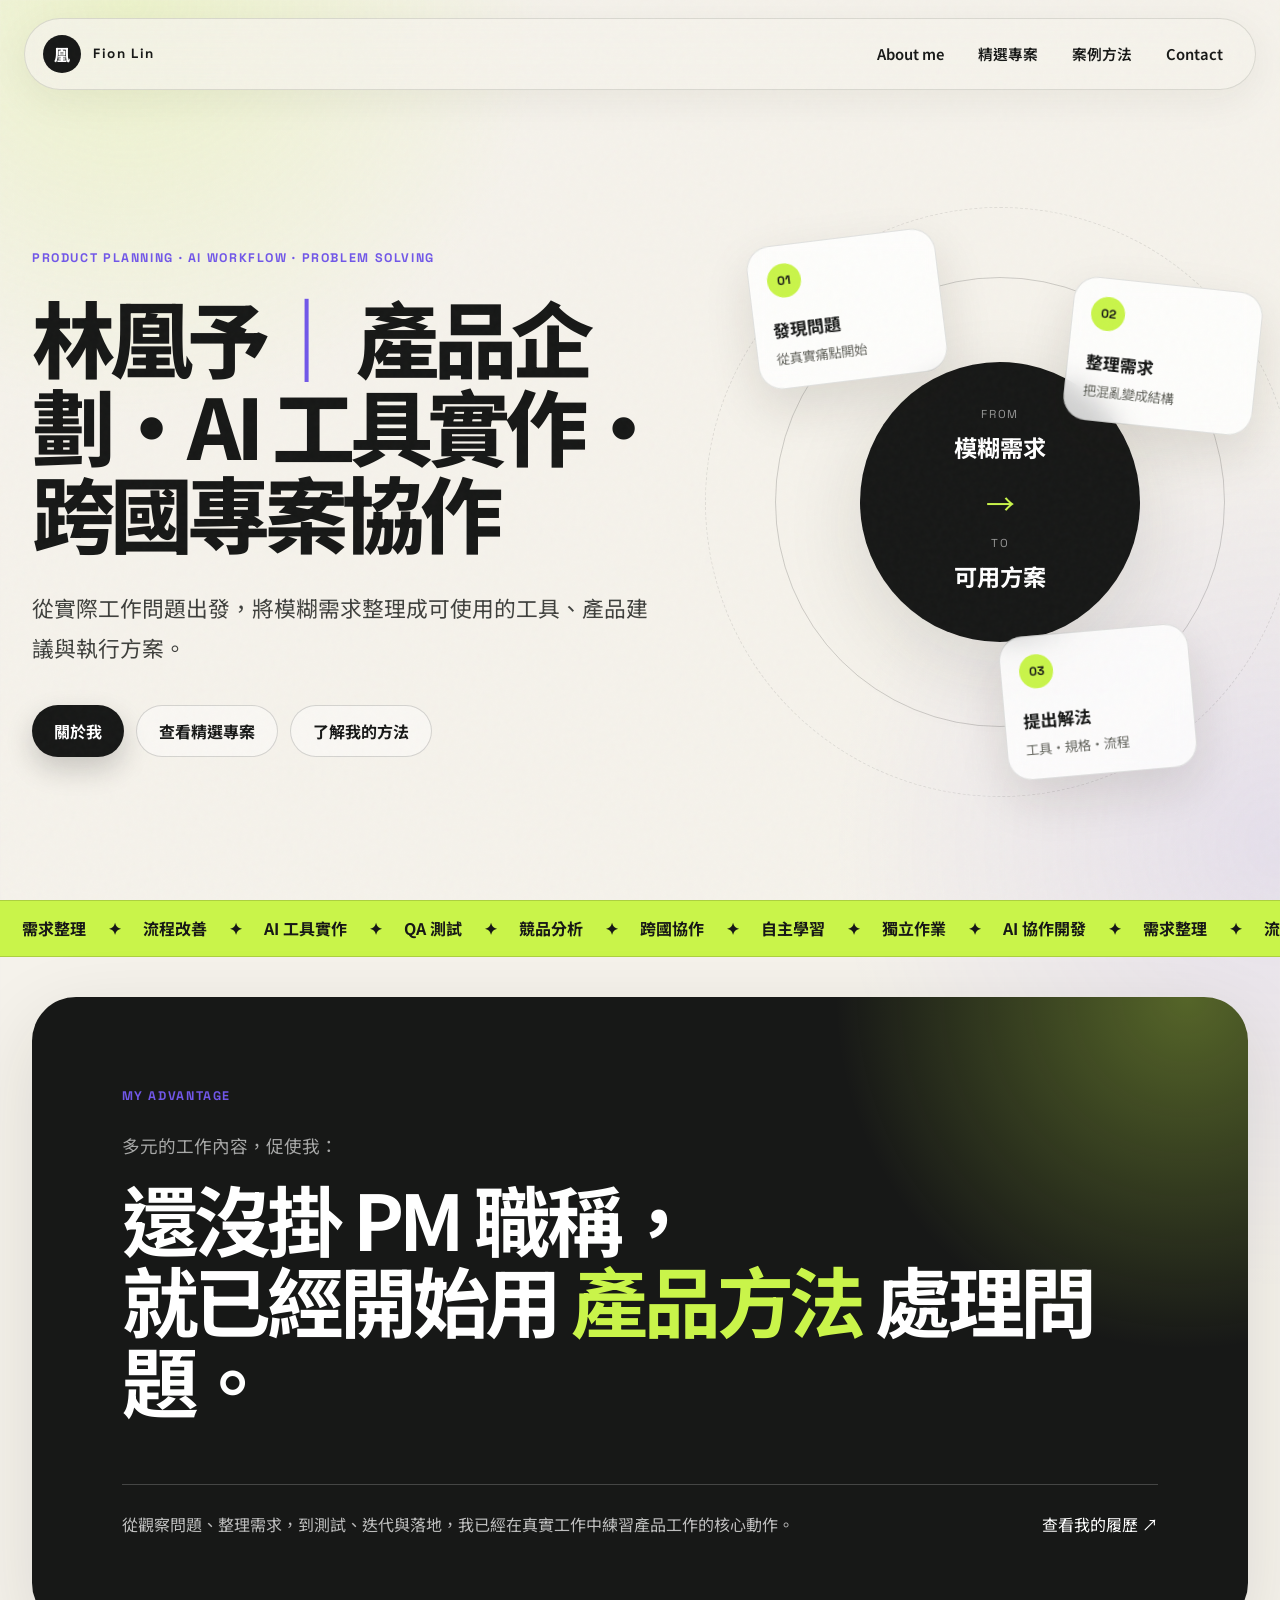
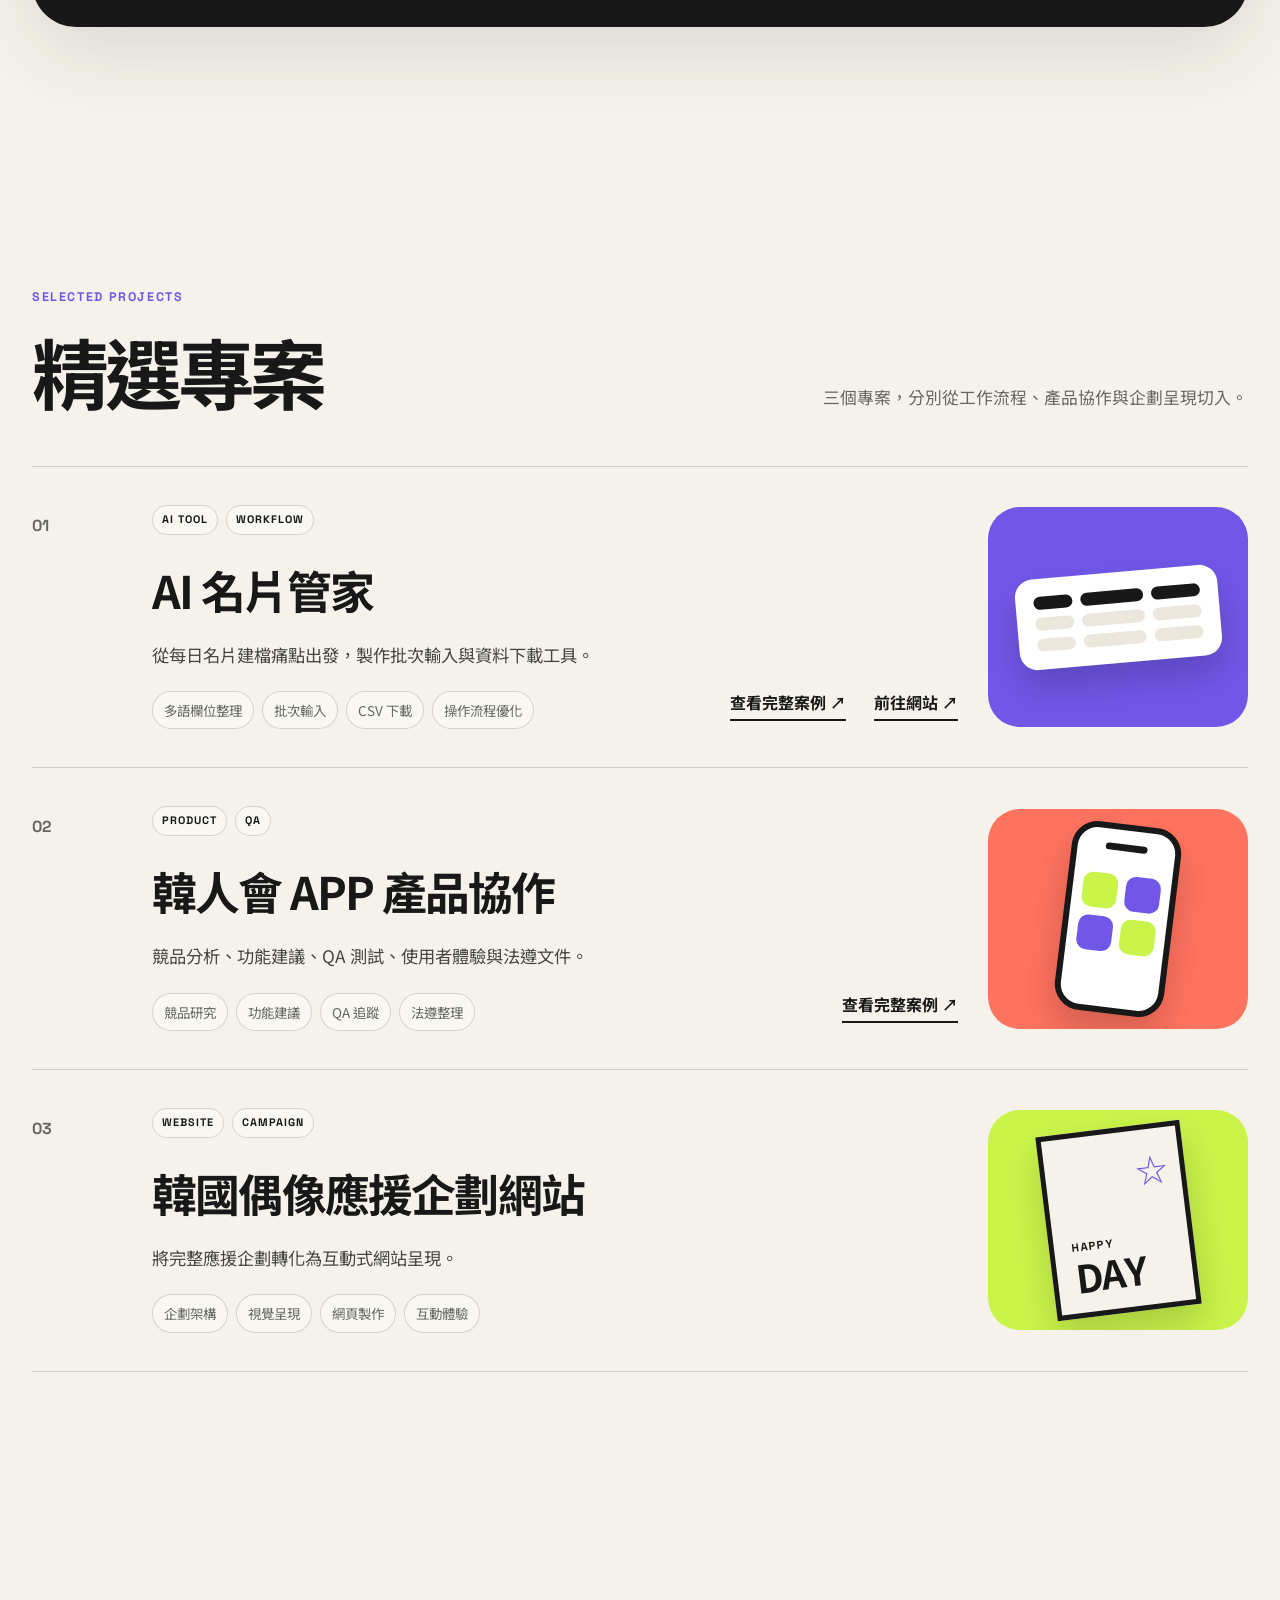
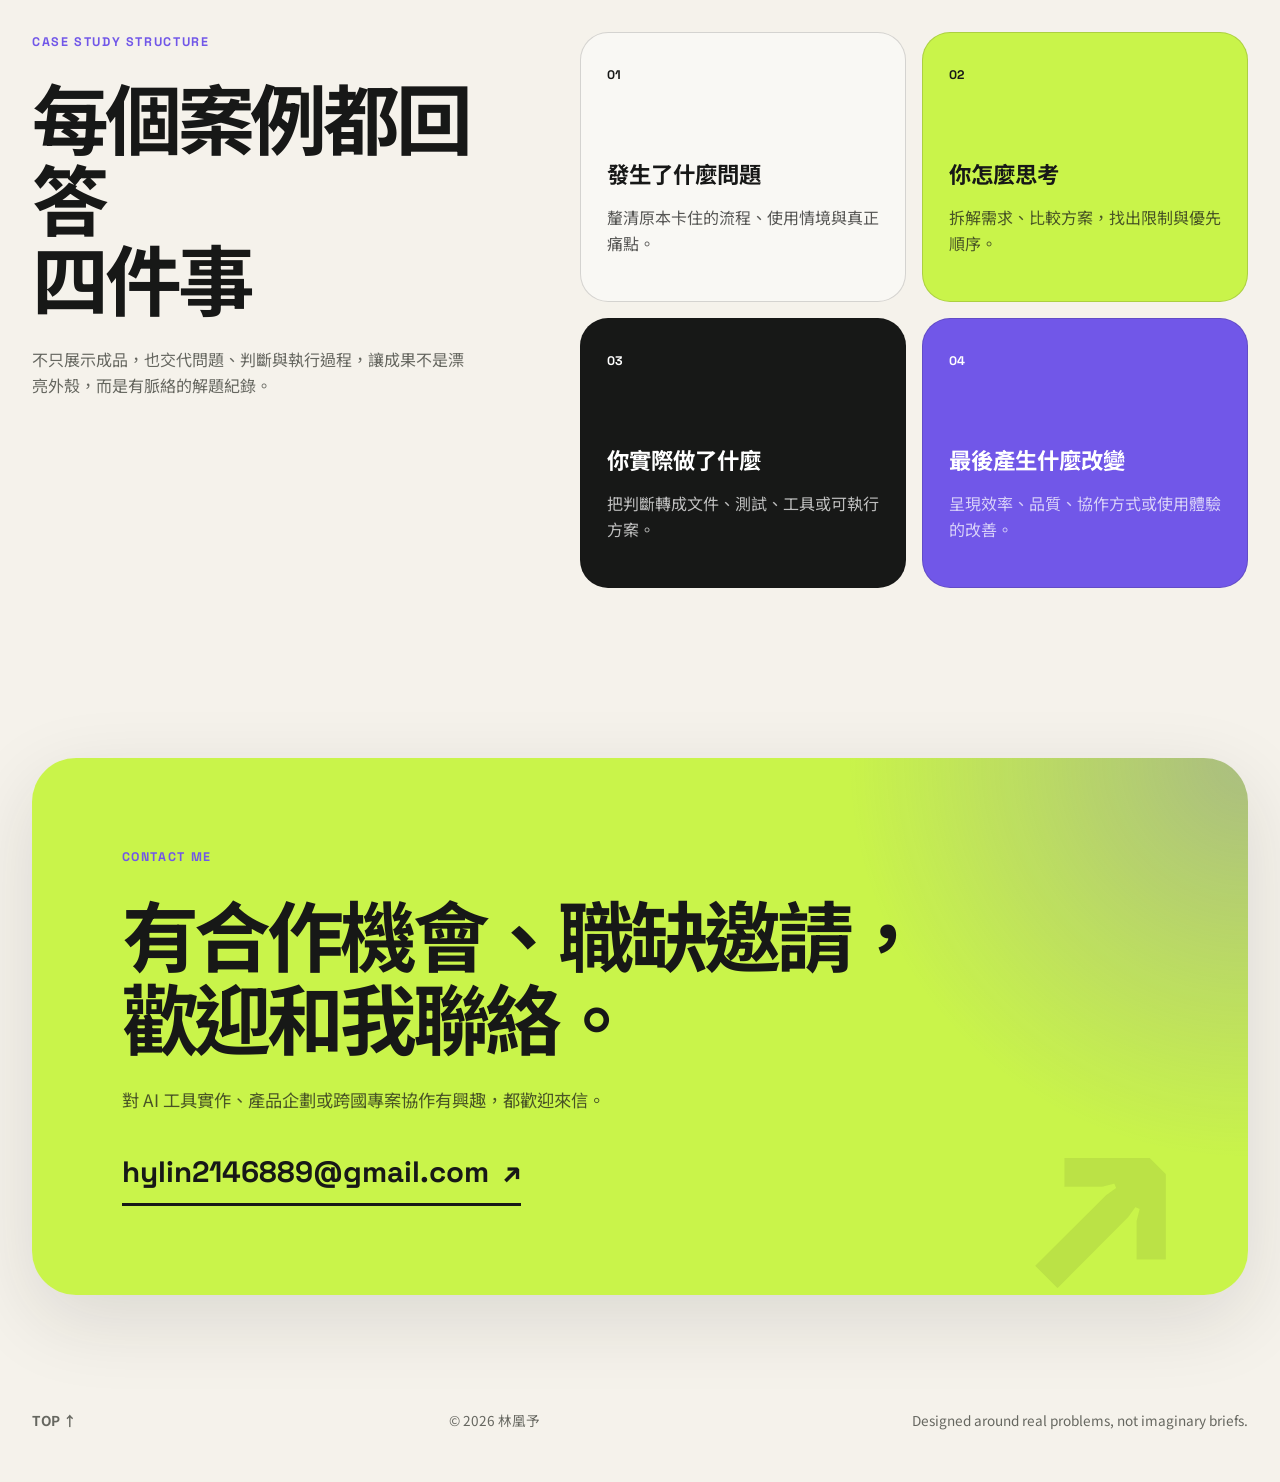
<file: index.html>
<!DOCTYPE html>
<html lang="zh-Hant">
<head>
  <meta charset="UTF-8" />
  <meta name="viewport" content="width=device-width, initial-scale=1.0" />
  <meta name="description" content="林凰予的產品企劃、AI 工具實作與跨國專案協作作品集。" />
  <title>林凰予｜產品企劃・AI 工具實作・跨國專案協作</title>
  <link rel="preconnect" href="https://fonts.googleapis.com">
  <link rel="preconnect" href="https://fonts.gstatic.com" crossorigin>
  <link href="https://fonts.googleapis.com/css2?family=Noto+Sans+TC:wght@400;500;600;700;800&family=Space+Grotesk:wght@500;600;700&display=swap" rel="stylesheet">
  <link rel="stylesheet" href="styles.css" />
</head>
<body>
  <div class="noise" aria-hidden="true"></div>

  <header class="site-header">
    <a class="brand" href="#top" aria-label="回到首頁">
      <span class="brand-mark">凰</span>
      <span class="brand-name">Fion Lin</span>
    </a>

    <button class="menu-toggle" type="button" aria-label="開啟導覽選單" aria-expanded="false">
      <span></span>
      <span></span>
    </button>

    <nav class="site-nav" aria-label="主要導覽">
      <a href="#introduce">About me</a>
      <a href="#projects">精選專案</a>
      <a href="#method">案例方法</a>
      <a href="#contact">Contact</a>
  
    </nav>
  </header>

  <main id="top">
    <section class="hero">
      <div class="hero-copy">
        <p class="eyebrow">PRODUCT PLANNING · AI WORKFLOW · PROBLEM SOLVING</p>

        <h1>
          林凰予<span class="slash">｜</span><br class="mobile-break">
          產品企劃・AI 工具實作・<br>
          跨國專案協作
        </h1>

        <p class="hero-lead">
          從實際工作問題出發，將模糊需求整理成可使用的工具、產品建議與執行方案。
        </p>

        <div class="hero-actions">
          <a class="button button-primary" href="#introduce">關於我</a>
          <a class="button button-ghost" href="#projects">查看精選專案</a>
          <a class="button button-ghost" href="#method">了解我的方法</a>
        </div>
      </div>

      <div class="hero-visual" aria-hidden="true">
        <div class="orbit orbit-one"></div>
        <div class="orbit orbit-two"></div>

        <div class="floating-card card-problem">
          <span class="card-index">01</span>
          <strong>發現問題</strong>
          <small>從真實痛點開始</small>
        </div>

        <div class="floating-card card-clarify">
          <span class="card-index">02</span>
          <strong>整理需求</strong>
          <small>把混亂變成結構</small>
        </div>

        <div class="floating-card card-build">
          <span class="card-index">03</span>
          <strong>提出解法</strong>
          <small>工具・規格・流程</small>
        </div>

        <div class="visual-core">
          <span>FROM</span>
          <b>模糊需求</b>
          <i>→</i>
          <span>TO</span>
          <b>可用方案</b>
        </div>
      </div>
    </section>

    <section class="marquee" aria-label="能力標籤">
      <div class="marquee-track">
        <span>需求整理</span><i>✦</i>
        <span>流程改善</span><i>✦</i>
        <span>AI 工具實作</span><i>✦</i>
        <span>QA 測試</span><i>✦</i>
        <span>競品分析</span><i>✦</i>
        <span>跨國協作</span><i>✦</i>
        <span>自主學習</span><i>✦</i>
        <span>獨立作業</span><i>✦</i>
        <span>AI 協作開發</span><i>✦</i>
        <span>需求整理</span><i>✦</i>
        <span>流程改善</span><i>✦</i>
        <span>AI 工具實作</span><i>✦</i>
        <span>QA 測試</span><i>✦</i>
        <span>競品分析</span><i>✦</i>
        <span>跨國協作</span><i>✦</i>
        <span>自主學習</span><i>✦</i>
        <span>獨立作業</span><i>✦</i>
        <span>AI 協作開發</span><i>✦</i>
      </div>
    </section>


    <section class="section strength-section" id="introduce">
      <div class="strength-card">
        <p class="eyebrow">MY ADVANTAGE</p>
        <p class="strength-kicker">多元的工作內容，促使我：</p>
        <h2>
          還沒掛 PM 職稱，<br>
          就已經開始用
          <span>產品方法</span>
          處理問題。
        </h2>

        <div class="strength-footer">
          <p>
            從觀察問題、整理需求，到測試、迭代與落地，我已經在真實工作中練習產品工作的核心動作。
          </p>

<a class="resume-link" href="resume.html">
  查看我的履歷 ↗
</a>
          
        </div>
      </div>
    </section>
  </main>

    
    <section class="section projects-section" id="projects">
      <div class="section-heading">
        <div>
          <p class="eyebrow">SELECTED PROJECTS</p>
          <h2>精選專案</h2>
        </div>
        <p class="section-intro">
          三個專案，分別從工作流程、產品協作與企劃呈現切入。
        </p>
      </div>
<div class="project-list">
  <article class="project-card">
    <div class="project-number">01</div>

    <div class="project-content">
      <div class="project-labels">
        <span>AI TOOL</span>
        <span>WORKFLOW</span>
      </div>

      <h3>AI 名片管家</h3>

      <p>
        從每日名片建檔痛點出發，製作批次輸入與資料下載工具。
      </p>

      <div class="project-details">
        <span>多語欄位整理</span>
        <span>批次輸入</span>
        <span>CSV 下載</span>
        <span>操作流程優化</span>
      </div>
    </div>

    <div class="project-actions">
      <a
        class="project-action-link"
        href="project-ai-business-card.html"
      >
        查看完整案例 ↗
      </a>

      <a
        class="project-action-link"
        href="https://bjjp0929.github.io/business-card-ai/"
        target="_blank"
        rel="noopener noreferrer"
      >
        前往網站 ↗
      </a>
    </div>

    <div class="project-icon" aria-hidden="true">
      <div class="mini-table">
        <span></span>
        <span></span>
        <span></span>

        <b></b>
        <b></b>
        <b></b>

        <b></b>
        <b></b>
        <b></b>
      </div>
    </div>
  </article>

<article class="project-card">
  <div class="project-number">02</div>

  <div class="project-content">
    <div class="project-labels">
      <span>PRODUCT</span>
      <span>QA</span>
    </div>

    <h3>韓人會 APP 產品協作</h3>

    <p>
      競品分析、功能建議、QA 測試、使用者體驗與法遵文件。
    </p>

    <div class="project-details">
      <span>競品研究</span>
      <span>功能建議</span>
      <span>QA 追蹤</span>
      <span>法遵整理</span>
    </div>
  </div>

  <div class="project-actions">
    <a
      class="project-action-link"
      href="project-association-app.html"
    >
      查看完整案例 ↗
    </a>
  </div>

  <div class="project-icon phone-icon" aria-hidden="true">
    <div class="phone-shell">
      <div class="phone-notch"></div>

      <div class="phone-grid">
        <i></i>
        <i></i>
        <i></i>
        <i></i>
      </div>
    </div>
  </div>
</article>

        <article class="project-card">
          <div class="project-number">03</div>
          <div class="project-content">
            <div class="project-labels">
              <span>WEBSITE</span>
              <span>CAMPAIGN</span>
            </div>
            <h3>韓國偶像應援企劃網站</h3>
            <p>將完整應援企劃轉化為互動式網站呈現。</p>
            <div class="project-details">
              <span>企劃架構</span>
              <span>視覺呈現</span>
              <span>網頁製作</span>
              <span>互動體驗</span>
            </div>
          </div>
          <div class="project-icon poster-icon" aria-hidden="true">
            <div class="poster">
              <span>HAPPY</span>
              <strong>DAY</strong>
              <i>☆</i>
            </div>
          </div>
        </article>
      </div>
    </section>

    <section class="section method-section" id="method">
      <div class="method-copy">
        <p class="eyebrow">CASE STUDY STRUCTURE</p>
        <h2>每個案例都回答<br>四件事</h2>
        <p>
          不只展示成品，也交代問題、判斷與執行過程，讓成果不是漂亮外殼，而是有脈絡的解題紀錄。
        </p>
      </div>

      <ol class="method-grid">
        <li>
          <span>01</span>
          <h3>發生了什麼問題</h3>
          <p>釐清原本卡住的流程、使用情境與真正痛點。</p>
        </li>
        <li>
          <span>02</span>
          <h3>你怎麼思考</h3>
          <p>拆解需求、比較方案，找出限制與優先順序。</p>
        </li>
        <li>
          <span>03</span>
          <h3>你實際做了什麼</h3>
          <p>把判斷轉成文件、測試、工具或可執行方案。</p>
        </li>
        <li>
          <span>04</span>
          <h3>最後產生什麼改變</h3>
          <p>呈現效率、品質、協作方式或使用體驗的改善。</p>
        </li>
      </ol>
      
    </section>

    <section class="section contact-section" id="contact">
      <div class="contact-card">
        <p class="eyebrow">CONTACT ME</p>

        <h2>
          有合作機會、職缺邀請，<br>
          歡迎和我聯絡。
        </h2>

        <p class="contact-text">
          對 AI 工具實作、產品企劃或跨國專案協作有興趣，都歡迎來信。
        </p>

        <a
          class="contact-mail"
          href="mailto:hylin2146889@gmail.com?subject=作品集聯絡｜林凰予"
        >
          hylin2146889@gmail.com
          <span>↗</span>
        </a>
      </div>
    </section>
  </main>

  <footer>
    <a href="#top" class="back-top">TOP ↑</a>
    <span>© 2026 林凰予</span>
    <span>Designed around real problems, not imaginary briefs.</span>
  </footer>

  <script src="script.js"></script>
</body>
</html>
</file>
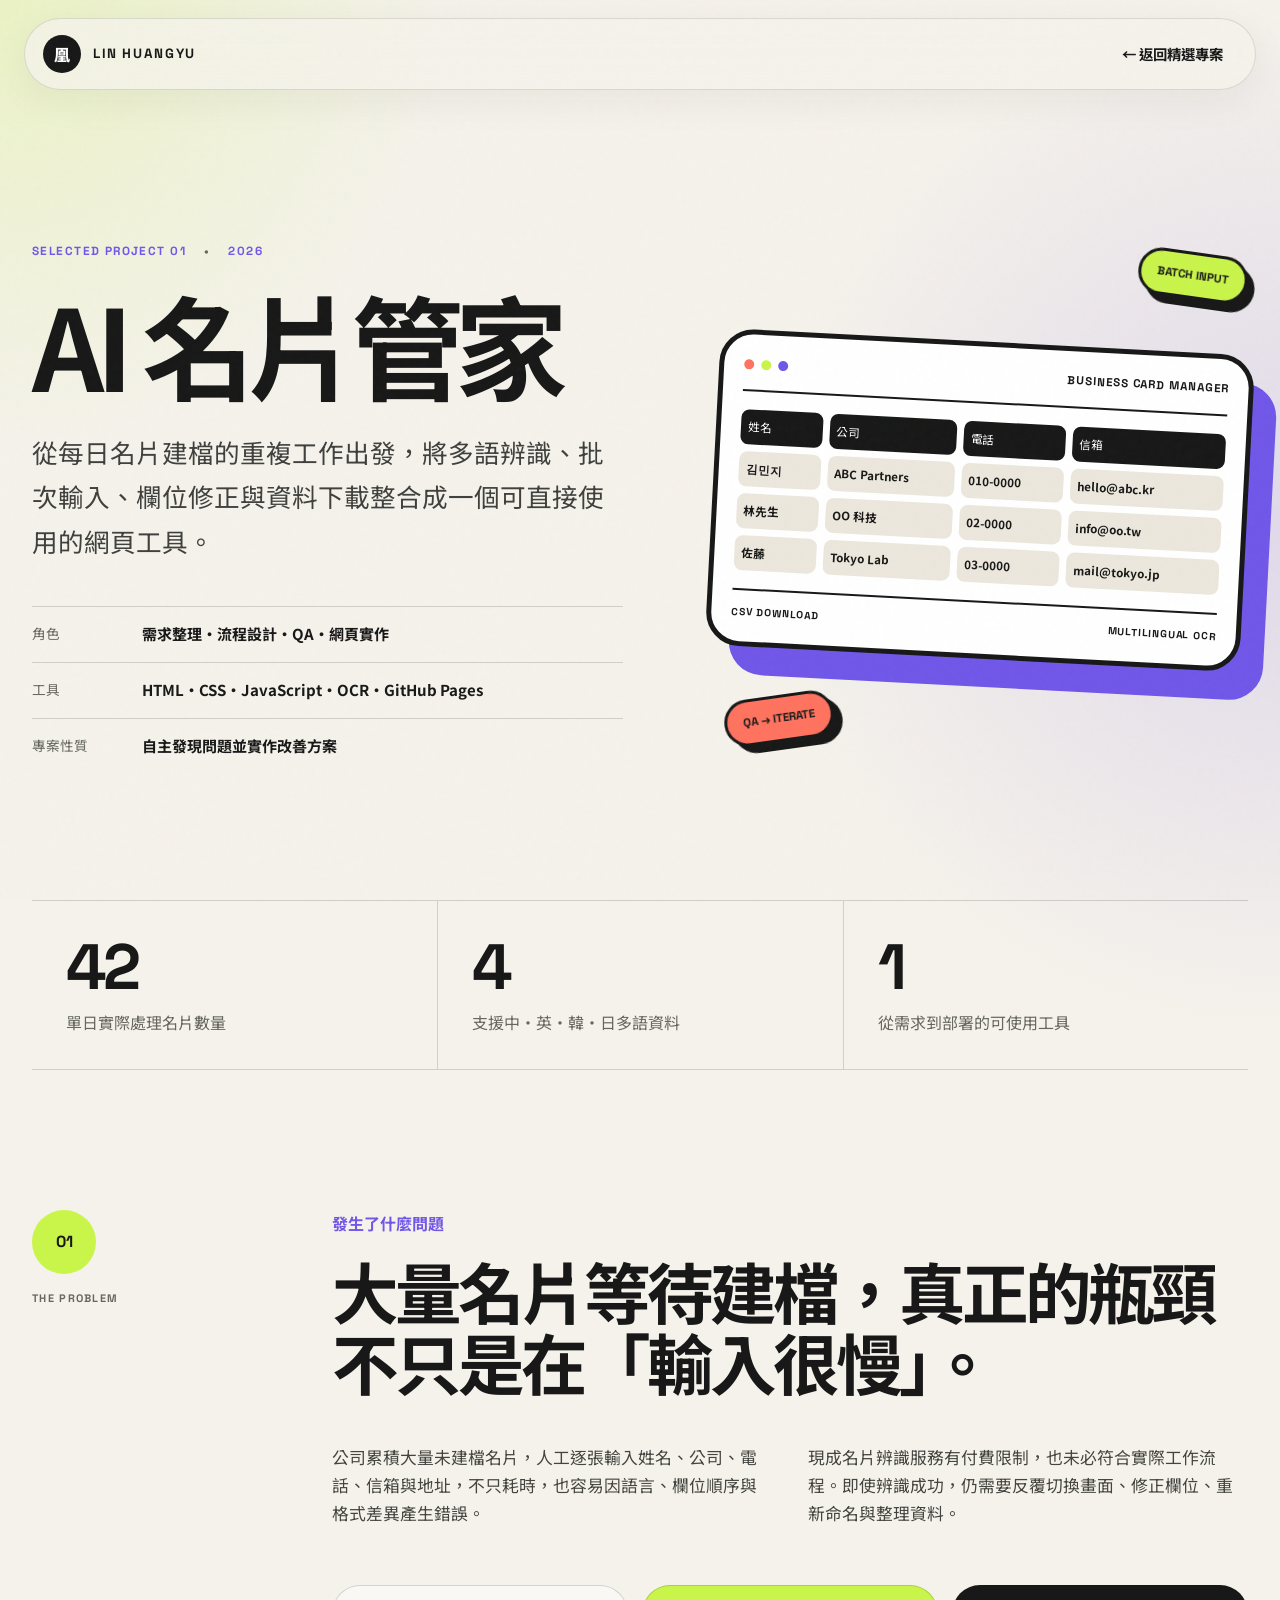
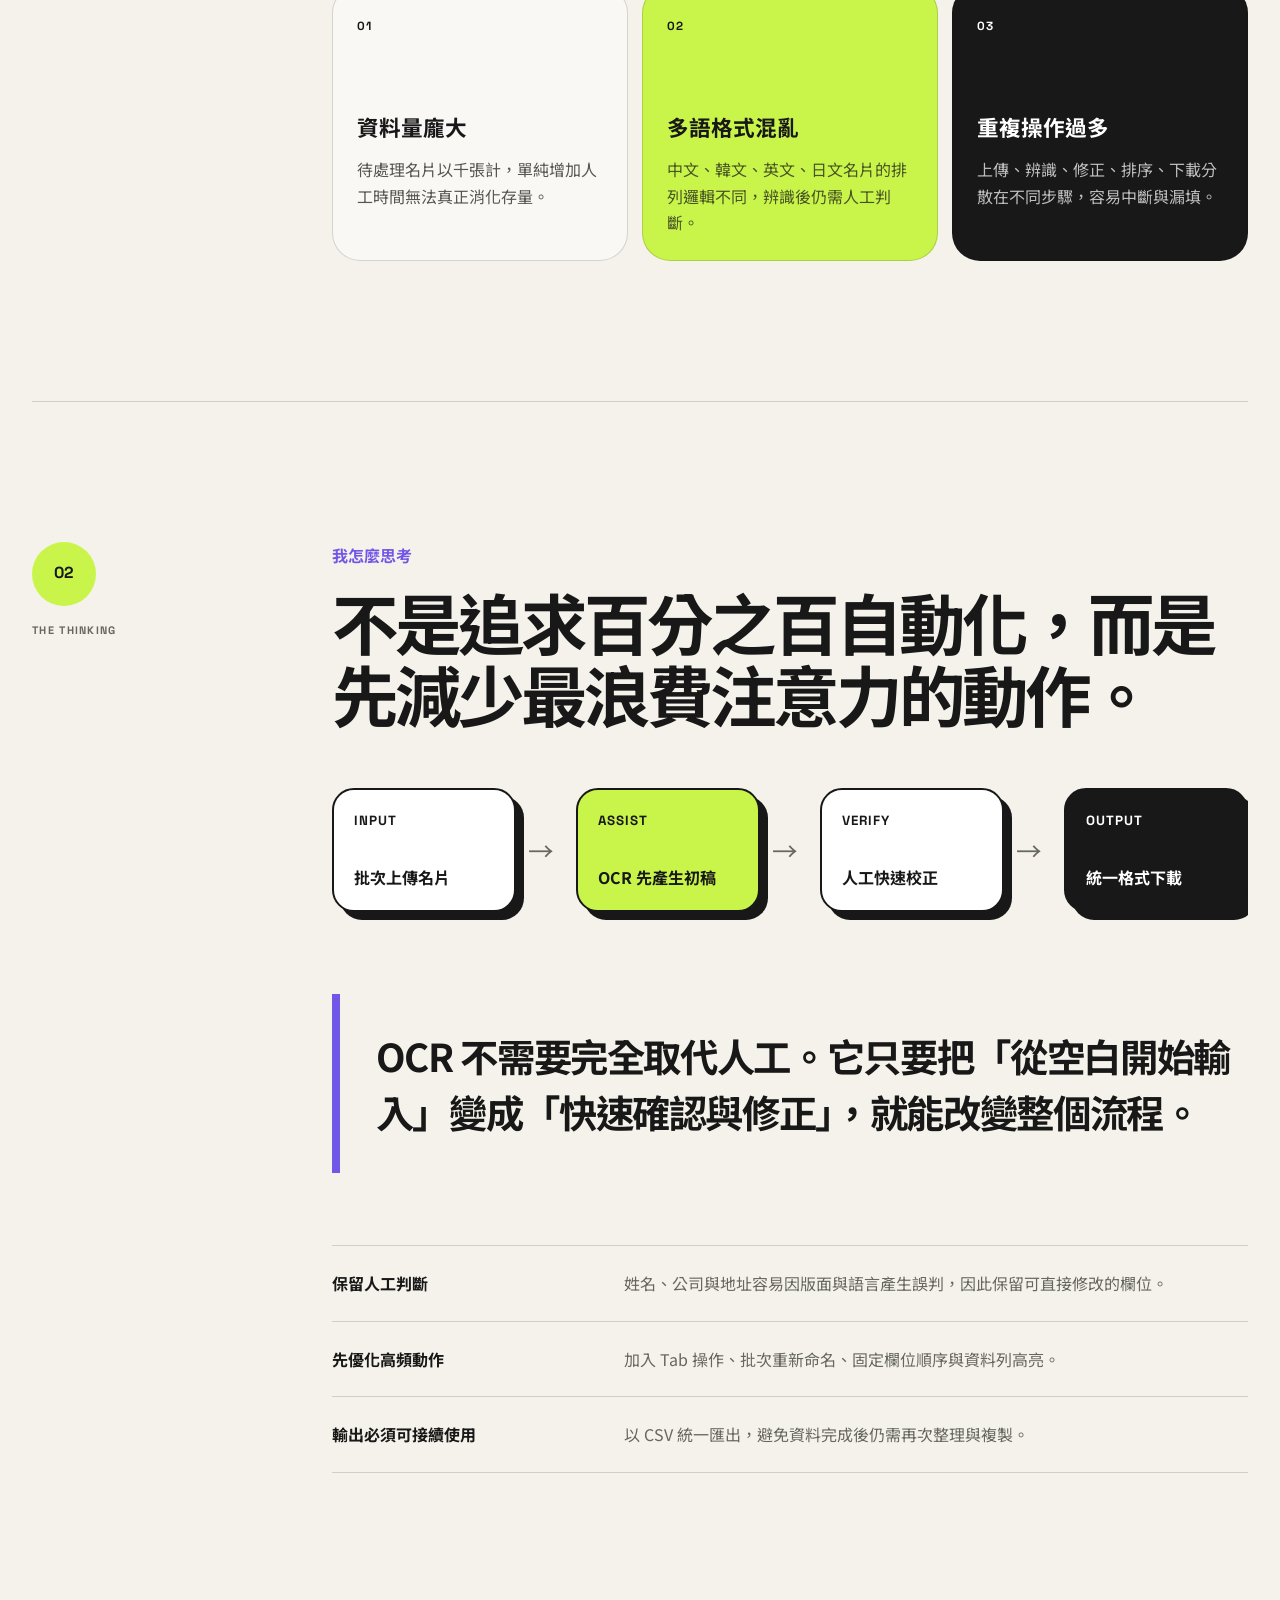
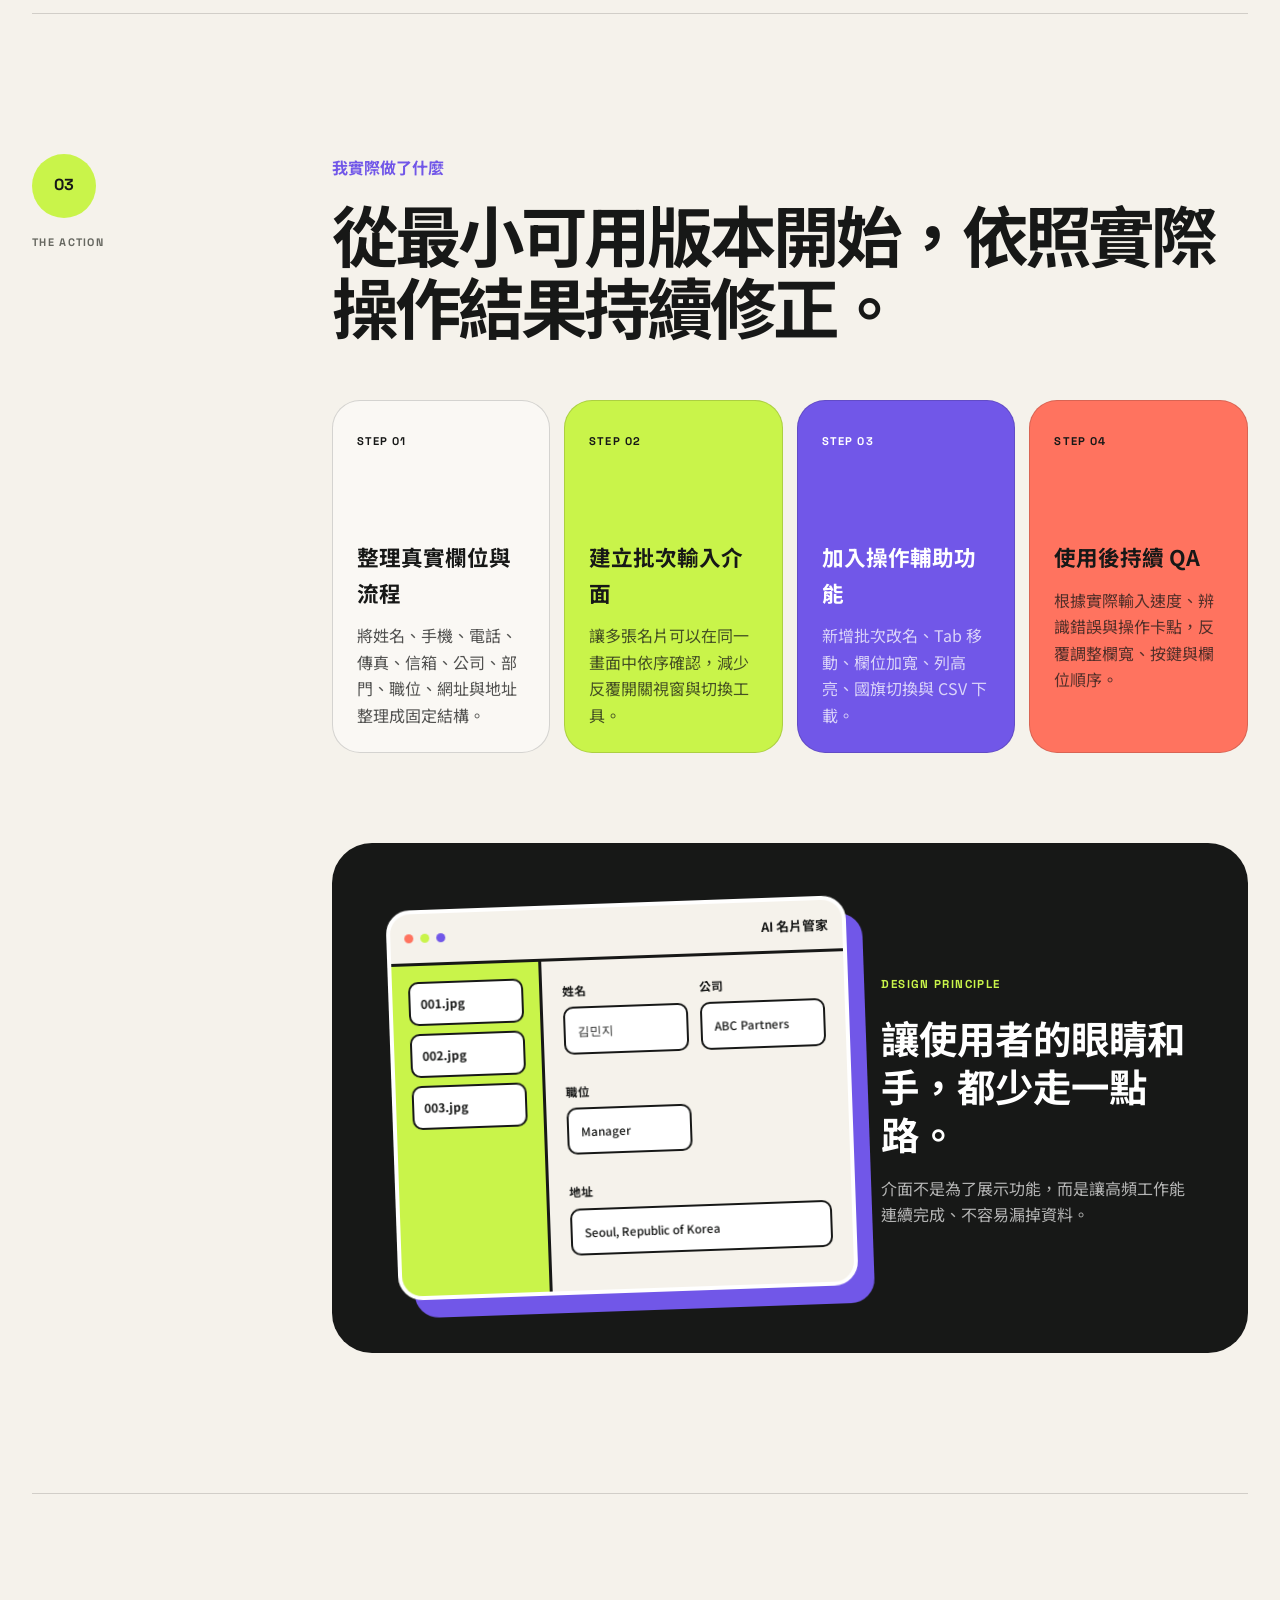
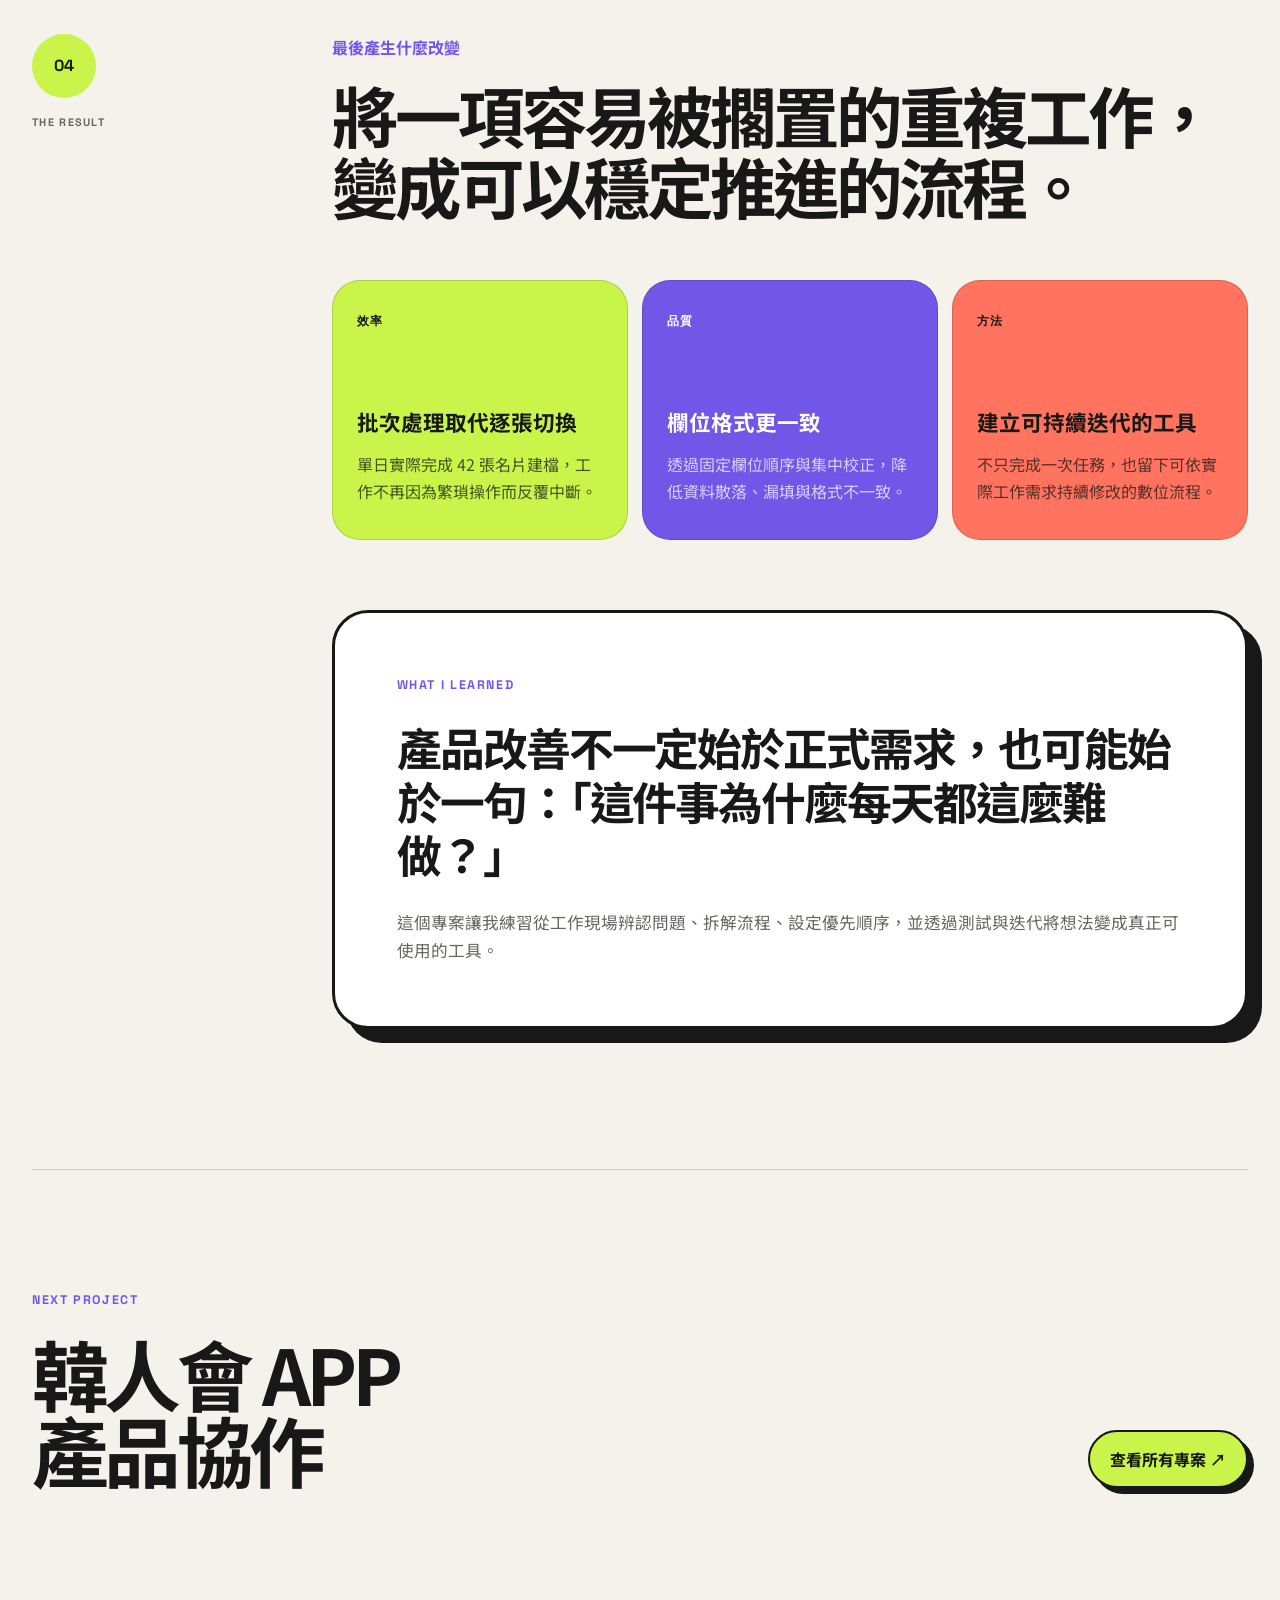
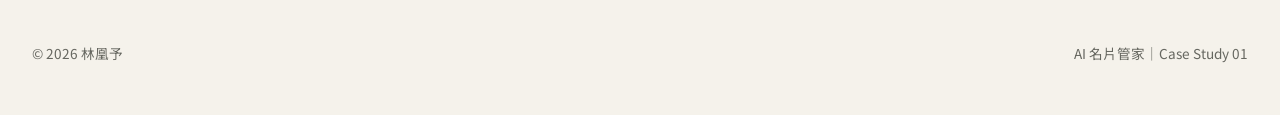
<file: project-ai-business-card.html>
<!DOCTYPE html>
<html lang="zh-Hant">
<head>
  <meta charset="UTF-8" />
  <meta name="viewport" content="width=device-width, initial-scale=1.0" />
  <meta name="description" content="AI 名片管家專案案例：從名片建檔痛點到可使用的批次資料整理工具。" />
  <title>AI 名片管家｜林凰予作品集</title>
  <link rel="preconnect" href="https://fonts.googleapis.com">
  <link rel="preconnect" href="https://fonts.gstatic.com" crossorigin>
  <link href="https://fonts.googleapis.com/css2?family=Noto+Sans+TC:wght@400;500;600;700;800&family=Space+Grotesk:wght@500;600;700&display=swap" rel="stylesheet">
  <link rel="stylesheet" href="styles.css" />
  <link rel="stylesheet" href="project.css" />
</head>
<body class="project-page">
  <div class="noise" aria-hidden="true"></div>

  <header class="site-header">
    <a class="brand" href="index.html" aria-label="回到作品集首頁">
      <span class="brand-mark">凰</span>
      <span class="brand-name">LIN HUANGYU</span>
    </a>

    <a class="project-back" href="index.html#projects">← 返回精選專案</a>
  </header>

  <main>
    <section class="project-hero">
      <div class="project-hero-copy">
        <div class="project-breadcrumb">
          <span>SELECTED PROJECT 01</span>
          <span>2026</span>
        </div>

        <h1>AI 名片管家</h1>

        <p class="project-deck">
          從每日名片建檔的重複工作出發，將多語辨識、批次輸入、欄位修正與資料下載整合成一個可直接使用的網頁工具。
        </p>

        <div class="project-facts">
          <div>
            <span>角色</span>
            <strong>需求整理・流程設計・QA・網頁實作</strong>
          </div>
          <div>
            <span>工具</span>
            <strong>HTML・CSS・JavaScript・OCR・GitHub Pages</strong>
          </div>
          <div>
            <span>專案性質</span>
            <strong>自主發現問題並實作改善方案</strong>
          </div>
        </div>
      </div>

      <div class="project-hero-art" aria-hidden="true">
        <div class="hero-grid-card">
          <div class="grid-toolbar">
            <i></i><i></i><i></i>
            <b>BUSINESS CARD MANAGER</b>
          </div>
          <div class="grid-table">
            <span>姓名</span><span>公司</span><span>電話</span><span>信箱</span>
            <strong>김민지</strong><strong>ABC Partners</strong><strong>010-0000</strong><strong>hello@abc.kr</strong>
            <strong>林先生</strong><strong>OO 科技</strong><strong>02-0000</strong><strong>info@oo.tw</strong>
            <strong>佐藤</strong><strong>Tokyo Lab</strong><strong>03-0000</strong><strong>mail@tokyo.jp</strong>
          </div>
          <div class="grid-footer">
            <span>CSV DOWNLOAD</span>
            <span>MULTILINGUAL OCR</span>
          </div>
        </div>

        <div class="project-sticker sticker-one">BATCH INPUT</div>
        <div class="project-sticker sticker-two">QA → ITERATE</div>
      </div>
    </section>

    <section class="project-summary-strip">
      <div>
        <span class="summary-number">42</span>
        <p>單日實際處理名片數量</p>
      </div>
      <div>
        <span class="summary-number">4</span>
        <p>支援中・英・韓・日多語資料</p>
      </div>
      <div>
        <span class="summary-number">1</span>
        <p>從需求到部署的可使用工具</p>
      </div>
    </section>

    <section class="case-section case-problem">
      <div class="case-index">
        <span>01</span>
        <p>THE PROBLEM</p>
      </div>

      <div class="case-content">
        <p class="case-kicker">發生了什麼問題</p>
        <h2>大量名片等待建檔，真正的瓶頸不只是在「輸入很慢」。</h2>

        <div class="case-columns">
          <p>
            公司累積大量未建檔名片，人工逐張輸入姓名、公司、電話、信箱與地址，不只耗時，也容易因語言、欄位順序與格式差異產生錯誤。
          </p>
          <p>
            現成名片辨識服務有付費限制，也未必符合實際工作流程。即使辨識成功，仍需要反覆切換畫面、修正欄位、重新命名與整理資料。
          </p>
        </div>

        <div class="pain-grid">
          <article>
            <span>01</span>
            <h3>資料量龐大</h3>
            <p>待處理名片以千張計，單純增加人工時間無法真正消化存量。</p>
          </article>
          <article>
            <span>02</span>
            <h3>多語格式混亂</h3>
            <p>中文、韓文、英文、日文名片的排列邏輯不同，辨識後仍需人工判斷。</p>
          </article>
          <article>
            <span>03</span>
            <h3>重複操作過多</h3>
            <p>上傳、辨識、修正、排序、下載分散在不同步驟，容易中斷與漏填。</p>
          </article>
        </div>
      </div>
    </section>

    <section class="case-section case-thinking">
      <div class="case-index">
        <span>02</span>
        <p>THE THINKING</p>
      </div>

      <div class="case-content">
        <p class="case-kicker">我怎麼思考</p>
        <h2>不是追求百分之百自動化，而是先減少最浪費注意力的動作。</h2>

        <div class="thinking-map">
          <div class="thinking-node">
            <small>INPUT</small>
            <strong>批次上傳名片</strong>
          </div>
          <i>→</i>
          <div class="thinking-node accent">
            <small>ASSIST</small>
            <strong>OCR 先產生初稿</strong>
          </div>
          <i>→</i>
          <div class="thinking-node">
            <small>VERIFY</small>
            <strong>人工快速校正</strong>
          </div>
          <i>→</i>
          <div class="thinking-node dark">
            <small>OUTPUT</small>
            <strong>統一格式下載</strong>
          </div>
        </div>

        <blockquote>
          OCR 不需要完全取代人工。它只要把「從空白開始輸入」變成「快速確認與修正」，就能改變整個流程。
        </blockquote>

        <div class="decision-list">
          <div>
            <span>保留人工判斷</span>
            <p>姓名、公司與地址容易因版面與語言產生誤判，因此保留可直接修改的欄位。</p>
          </div>
          <div>
            <span>先優化高頻動作</span>
            <p>加入 Tab 操作、批次重新命名、固定欄位順序與資料列高亮。</p>
          </div>
          <div>
            <span>輸出必須可接續使用</span>
            <p>以 CSV 統一匯出，避免資料完成後仍需再次整理與複製。</p>
          </div>
        </div>
      </div>
    </section>

    <section class="case-section case-action">
      <div class="case-index">
        <span>03</span>
        <p>THE ACTION</p>
      </div>

      <div class="case-content">
        <p class="case-kicker">我實際做了什麼</p>
        <h2>從最小可用版本開始，依照實際操作結果持續修正。</h2>

        <div class="action-timeline">
          <article>
            <span>STEP 01</span>
            <h3>整理真實欄位與流程</h3>
            <p>將姓名、手機、電話、傳真、信箱、公司、部門、職位、網址與地址整理成固定結構。</p>
          </article>
          <article>
            <span>STEP 02</span>
            <h3>建立批次輸入介面</h3>
            <p>讓多張名片可以在同一畫面中依序確認，減少反覆開關視窗與切換工具。</p>
          </article>
          <article>
            <span>STEP 03</span>
            <h3>加入操作輔助功能</h3>
            <p>新增批次改名、Tab 移動、欄位加寬、列高亮、國旗切換與 CSV 下載。</p>
          </article>
          <article>
            <span>STEP 04</span>
            <h3>使用後持續 QA</h3>
            <p>根據實際輸入速度、辨識錯誤與操作卡點，反覆調整欄寬、按鍵與欄位順序。</p>
          </article>
        </div>

        <div class="interface-showcase">
          <div class="interface-window">
            <div class="interface-topbar">
              <span></span><span></span><span></span>
              <b>AI 名片管家</b>
            </div>
            <div class="interface-body">
              <div class="interface-sidebar">
                <strong>001.jpg</strong>
                <strong>002.jpg</strong>
                <strong>003.jpg</strong>
              </div>
              <div class="interface-form">
                <label>姓名 <i>김민지</i></label>
                <label>公司 <i>ABC Partners</i></label>
                <label>職位 <i>Manager</i></label>
                <label class="wide">地址 <i>Seoul, Republic of Korea</i></label>
              </div>
            </div>
          </div>

          <div class="showcase-note">
            <span>DESIGN PRINCIPLE</span>
            <h3>讓使用者的眼睛和手，都少走一點路。</h3>
            <p>介面不是為了展示功能，而是讓高頻工作能連續完成、不容易漏掉資料。</p>
          </div>
        </div>
      </div>
    </section>

    <section class="case-section case-result">
      <div class="case-index">
        <span>04</span>
        <p>THE RESULT</p>
      </div>

      <div class="case-content">
        <p class="case-kicker">最後產生什麼改變</p>
        <h2>將一項容易被擱置的重複工作，變成可以穩定推進的流程。</h2>

        <div class="result-grid">
          <article>
            <span>效率</span>
            <h3>批次處理取代逐張切換</h3>
            <p>單日實際完成 42 張名片建檔，工作不再因為繁瑣操作而反覆中斷。</p>
          </article>
          <article>
            <span>品質</span>
            <h3>欄位格式更一致</h3>
            <p>透過固定欄位順序與集中校正，降低資料散落、漏填與格式不一致。</p>
          </article>
          <article>
            <span>方法</span>
            <h3>建立可持續迭代的工具</h3>
            <p>不只完成一次任務，也留下可依實際工作需求持續修改的數位流程。</p>
          </article>
        </div>

        <div class="learning-note">
          <p class="eyebrow">WHAT I LEARNED</p>
          <h3>產品改善不一定始於正式需求，也可能始於一句：「這件事為什麼每天都這麼難做？」</h3>
          <p>
            這個專案讓我練習從工作現場辨認問題、拆解流程、設定優先順序，並透過測試與迭代將想法變成真正可使用的工具。
          </p>
        </div>
      </div>
    </section>

    <section class="next-project">
      <div>
        <p class="eyebrow">NEXT PROJECT</p>
        <h2>韓人會 APP<br>產品協作</h2>
      </div>
      <a href="index.html#projects">查看所有專案 ↗</a>
    </section>
  </main>

  <footer>
    <span>© 2026 林凰予</span>
    <span>AI 名片管家｜Case Study 01</span>
  </footer>
</body>
</html>
</file>
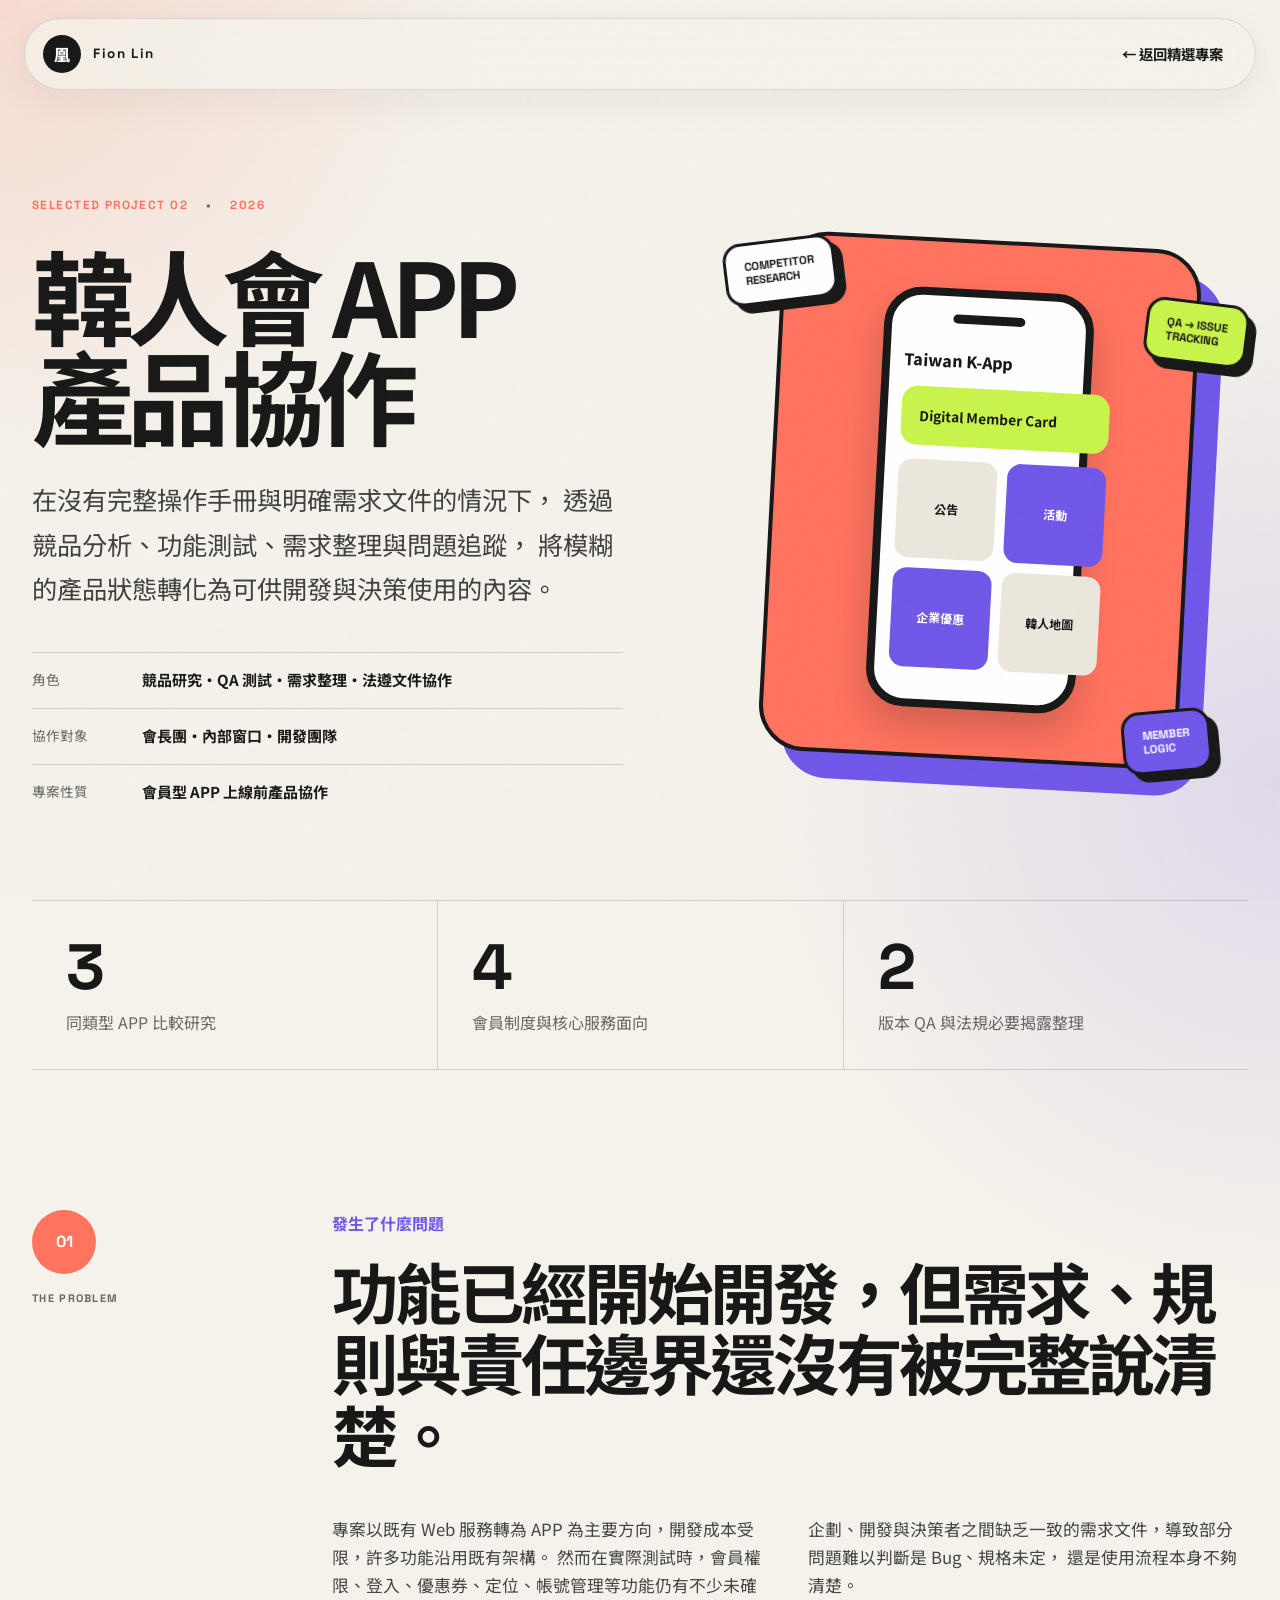
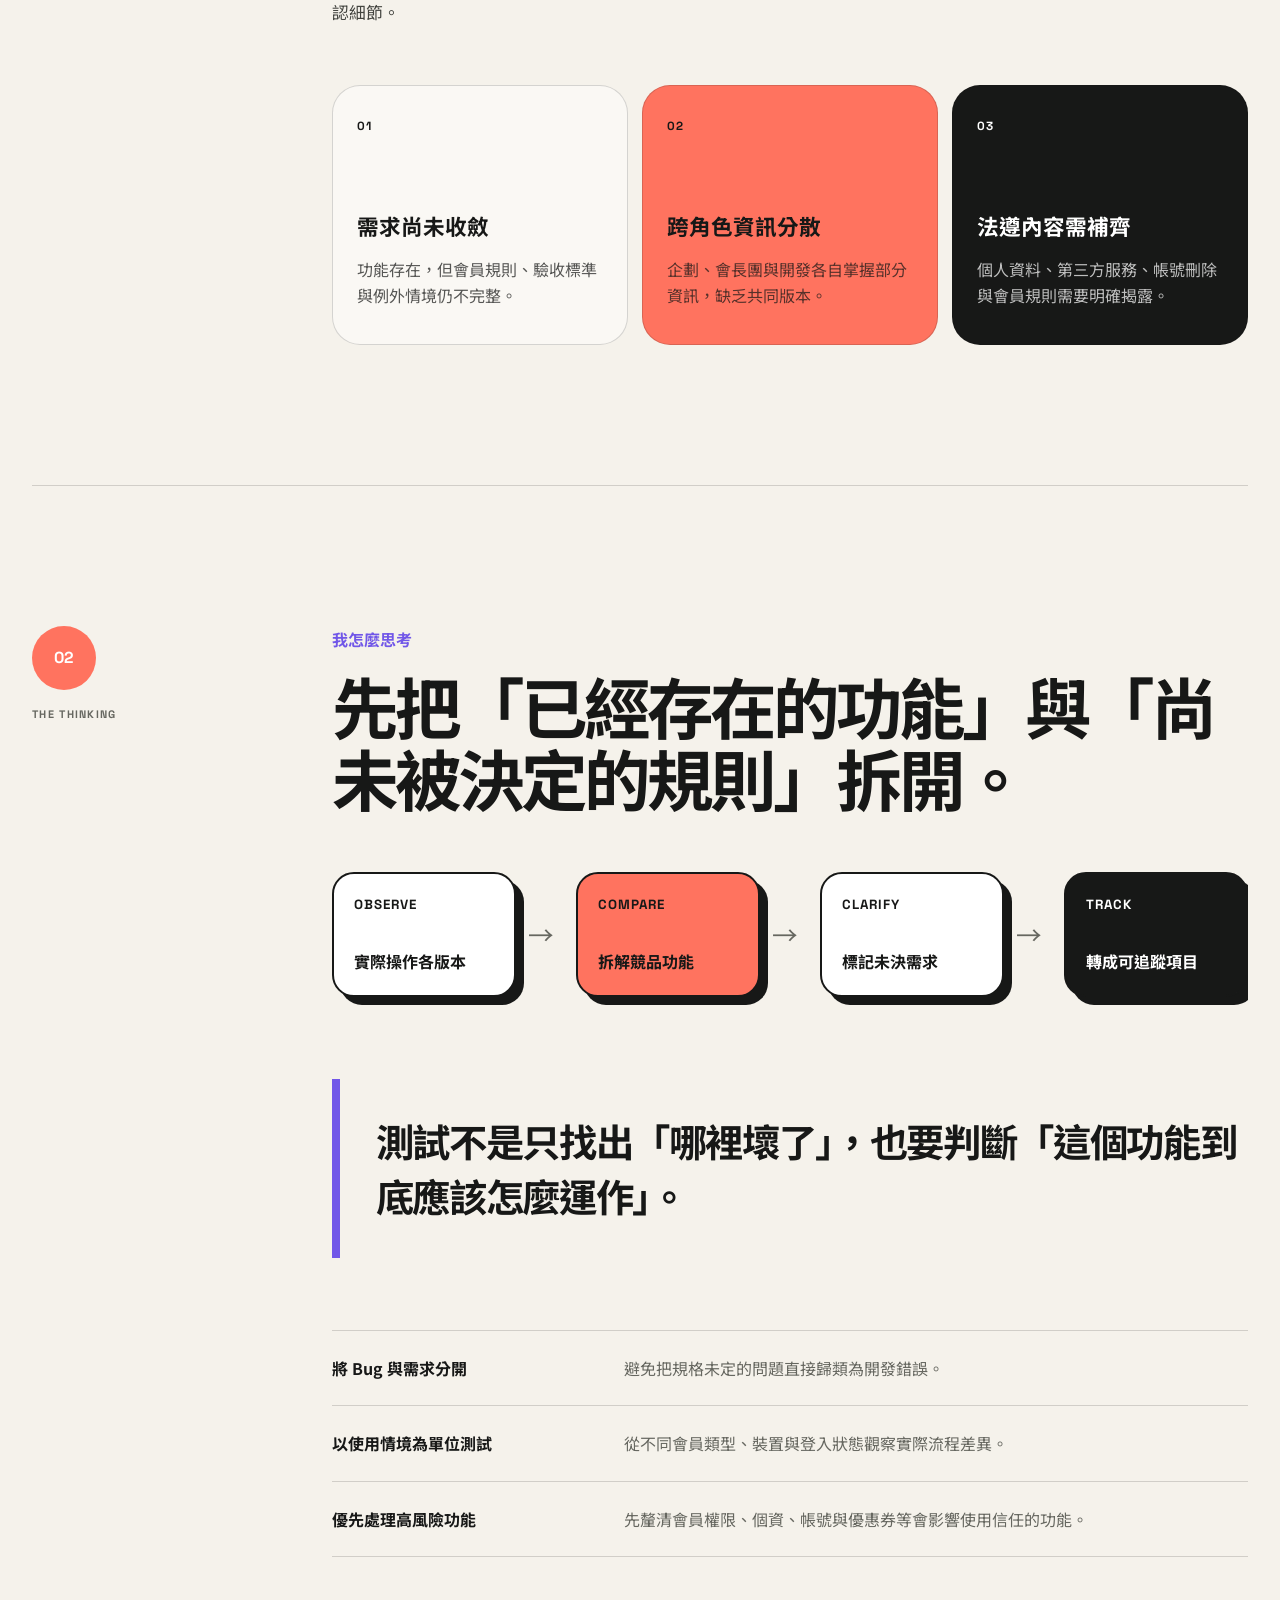
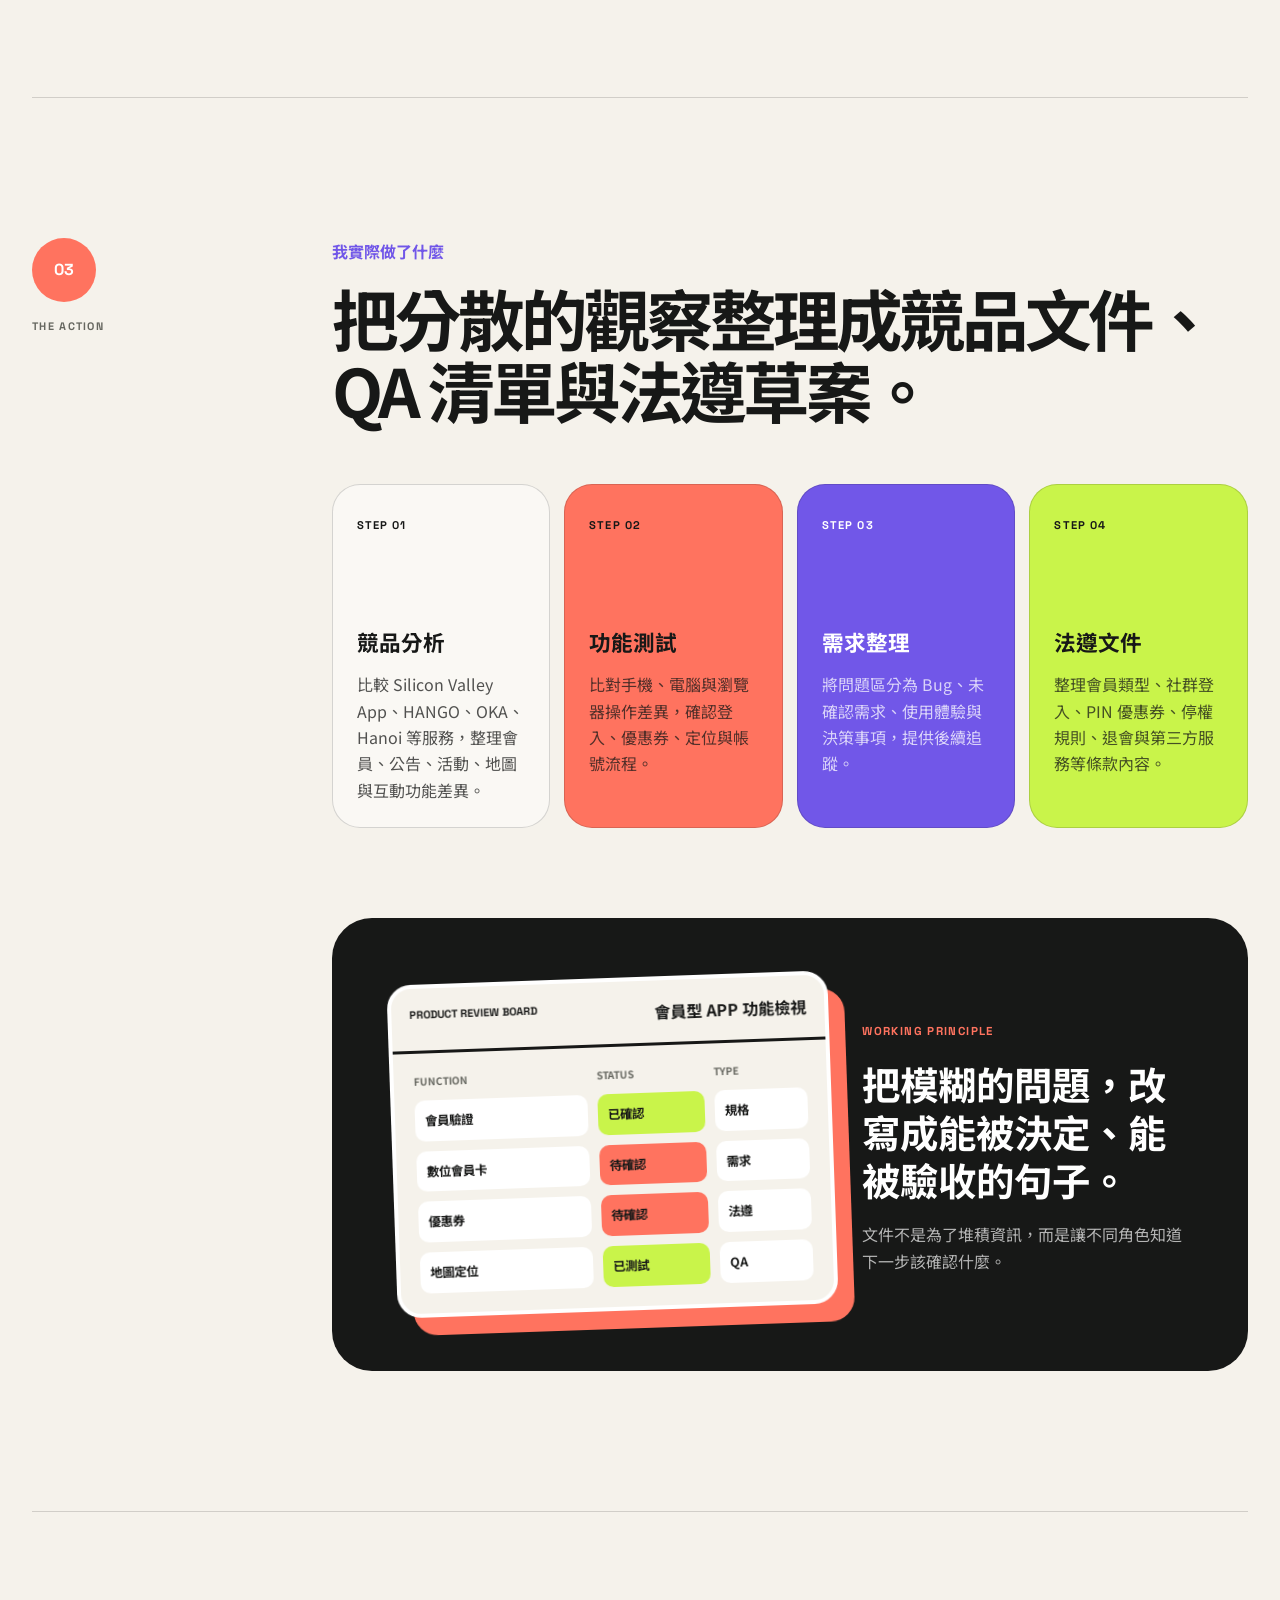
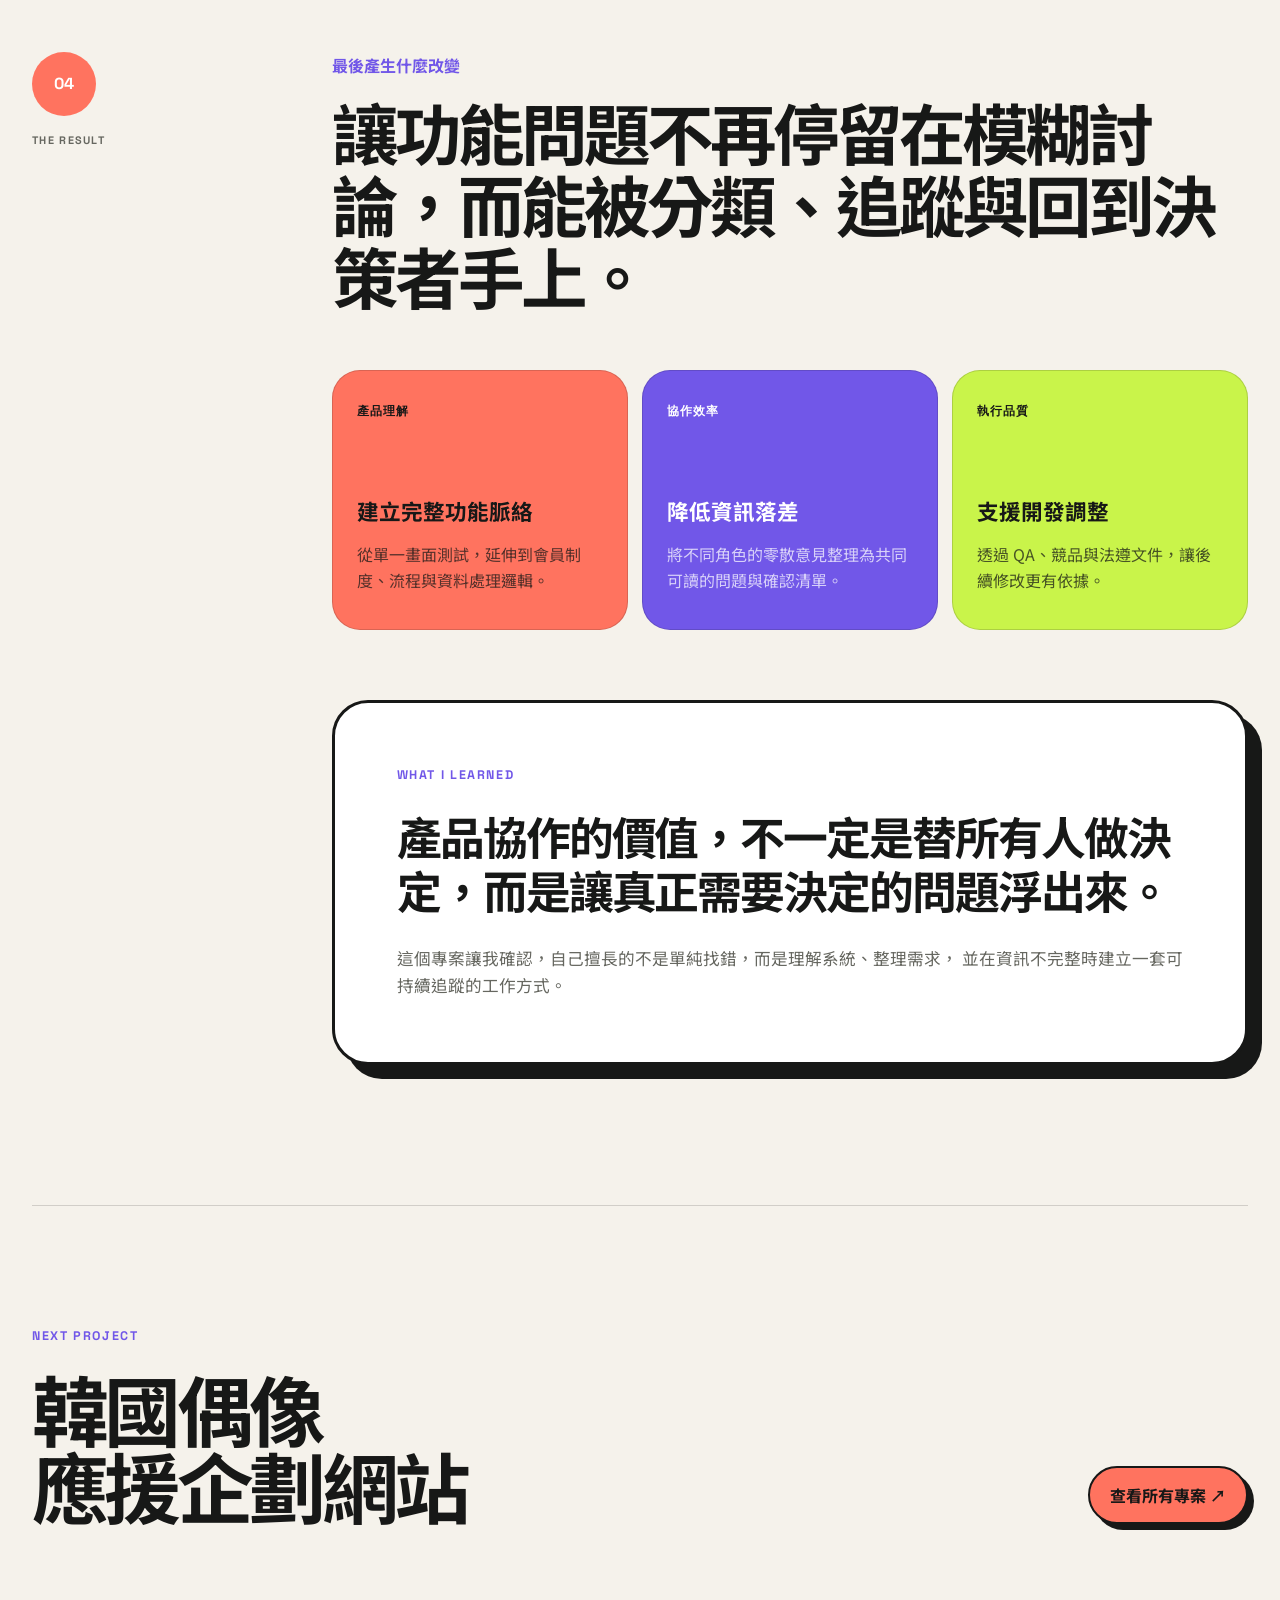
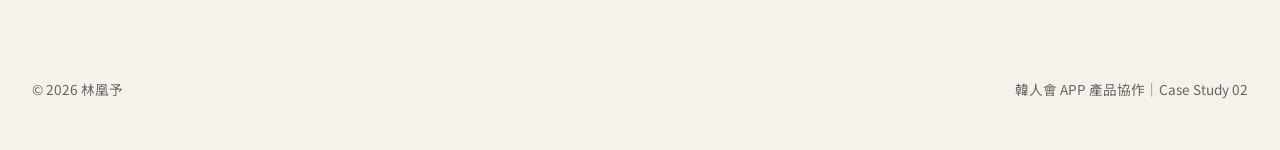
<file: project-association-app.html>
<!DOCTYPE html>
<html lang="zh-Hant">
<head>
  <meta charset="UTF-8" />
  <meta name="viewport" content="width=device-width, initial-scale=1.0" />
  <meta name="description" content="韓人會 APP 產品協作專案：競品分析、功能建議、QA 測試、使用者體驗與法遵文件。" />
  <title>韓人會 APP 產品協作｜林凰予作品集</title>
  <link rel="preconnect" href="https://fonts.googleapis.com">
  <link rel="preconnect" href="https://fonts.gstatic.com" crossorigin>
  <link href="https://fonts.googleapis.com/css2?family=Noto+Sans+TC:wght@400;500;600;700;800&family=Space+Grotesk:wght@500;600;700&display=swap" rel="stylesheet">
  <link rel="stylesheet" href="styles.css" />
  <link rel="stylesheet" href="project-app.css" />
</head>
<body class="app-project-page">
  <div class="noise" aria-hidden="true"></div>

  <header class="site-header">
    <a class="brand" href="index.html" aria-label="回到作品集首頁">
      <span class="brand-mark">凰</span>
      <span class="brand-name">Fion Lin</span>
    </a>

    <a class="project-back" href="index.html#projects">← 返回精選專案</a>
  </header>

  <main>
    <section class="app-hero">
      <div class="app-hero-copy">
        <div class="project-breadcrumb">
          <span>SELECTED PROJECT 02</span>
          <span>2026</span>
        </div>

        <h1>韓人會 APP<br>產品協作</h1>

        <p class="app-deck">
          在沒有完整操作手冊與明確需求文件的情況下，
          透過競品分析、功能測試、需求整理與問題追蹤，
          將模糊的產品狀態轉化為可供開發與決策使用的內容。
        </p>

        <div class="project-facts">
          <div>
            <span>角色</span>
            <strong>競品研究・QA 測試・需求整理・法遵文件協作</strong>
          </div>
          <div>
            <span>協作對象</span>
            <strong>會長團・內部窗口・開發團隊</strong>
          </div>
          <div>
            <span>專案性質</span>
            <strong>會員型 APP 上線前產品協作</strong>
          </div>
        </div>
      </div>

      <div class="app-hero-art" aria-hidden="true">
        <div class="phone-stage">
          <div class="phone-shell-large">
            <div class="phone-notch-large"></div>
            <div class="phone-ui">
              <div class="phone-title">Taiwan K-App</div>
              <div class="phone-card featured-card">Digital Member Card</div>
              <div class="phone-grid-large">
                <span>公告</span>
                <span>活動</span>
                <span>企業優惠</span>
                <span>韓人地圖</span>
              </div>
            </div>
          </div>
        </div>
        <div class="floating-note note-one">COMPETITOR<br>RESEARCH</div>
        <div class="floating-note note-two">QA → ISSUE<br>TRACKING</div>
        <div class="floating-note note-three">MEMBER<br>LOGIC</div>
      </div>
    </section>

    <section class="app-summary-strip">
      <div>
        <span class="summary-number">3</span>
        <p>同類型 APP 比較研究</p>
      </div>
      <div>
        <span class="summary-number">4</span>
        <p>會員制度與核心服務面向</p>
      </div>
      <div>
        <span class="summary-number">2</span>
        <p>版本 QA 與法規必要揭露整理</p>
      </div>
    </section>

    <section class="case-section case-problem">
      <div class="case-index">
        <span>01</span>
        <p>THE PROBLEM</p>
      </div>

      <div class="case-content">
        <p class="case-kicker">發生了什麼問題</p>
        <h2>功能已經開始開發，但需求、規則與責任邊界還沒有被完整說清楚。</h2>

        <div class="case-columns">
          <p>
            專案以既有 Web 服務轉為 APP 為主要方向，開發成本受限，許多功能沿用既有架構。
            然而在實際測試時，會員權限、登入、優惠券、定位、帳號管理等功能仍有不少未確認細節。
          </p>
          <p>
            企劃、開發與決策者之間缺乏一致的需求文件，導致部分問題難以判斷是 Bug、規格未定，
            還是使用流程本身不夠清楚。
          </p>
        </div>

        <div class="pain-grid">
          <article>
            <span>01</span>
            <h3>需求尚未收斂</h3>
            <p>功能存在，但會員規則、驗收標準與例外情境仍不完整。</p>
          </article>
          <article>
            <span>02</span>
            <h3>跨角色資訊分散</h3>
            <p>企劃、會長團與開發各自掌握部分資訊，缺乏共同版本。</p>
          </article>
          <article>
            <span>03</span>
            <h3>法遵內容需補齊</h3>
            <p>個人資料、第三方服務、帳號刪除與會員規則需要明確揭露。</p>
          </article>
        </div>
      </div>
    </section>

    <section class="case-section case-thinking">
      <div class="case-index">
        <span>02</span>
        <p>THE THINKING</p>
      </div>

      <div class="case-content">
        <p class="case-kicker">我怎麼思考</p>
        <h2>先把「已經存在的功能」與「尚未被決定的規則」拆開。</h2>

        <div class="thinking-map">
          <div class="thinking-node">
            <small>OBSERVE</small>
            <strong>實際操作各版本</strong>
          </div>
          <i>→</i>
          <div class="thinking-node accent">
            <small>COMPARE</small>
            <strong>拆解競品功能</strong>
          </div>
          <i>→</i>
          <div class="thinking-node">
            <small>CLARIFY</small>
            <strong>標記未決需求</strong>
          </div>
          <i>→</i>
          <div class="thinking-node dark">
            <small>TRACK</small>
            <strong>轉成可追蹤項目</strong>
          </div>
        </div>

        <blockquote>
          測試不是只找出「哪裡壞了」，也要判斷「這個功能到底應該怎麼運作」。
        </blockquote>

        <div class="decision-list">
          <div>
            <span>將 Bug 與需求分開</span>
            <p>避免把規格未定的問題直接歸類為開發錯誤。</p>
          </div>
          <div>
            <span>以使用情境為單位測試</span>
            <p>從不同會員類型、裝置與登入狀態觀察實際流程差異。</p>
          </div>
          <div>
            <span>優先處理高風險功能</span>
            <p>先釐清會員權限、個資、帳號與優惠券等會影響使用信任的功能。</p>
          </div>
        </div>
      </div>
    </section>

    <section class="case-section case-action">
      <div class="case-index">
        <span>03</span>
        <p>THE ACTION</p>
      </div>

      <div class="case-content">
        <p class="case-kicker">我實際做了什麼</p>
        <h2>把分散的觀察整理成競品文件、QA 清單與法遵草案。</h2>

        <div class="action-timeline">
          <article>
            <span>STEP 01</span>
            <h3>競品分析</h3>
            <p>比較 Silicon Valley App、HANGO、OKA、Hanoi 等服務，整理會員、公告、活動、地圖與互動功能差異。</p>
          </article>
          <article>
            <span>STEP 02</span>
            <h3>功能測試</h3>
            <p>比對手機、電腦與瀏覽器操作差異，確認登入、優惠券、定位與帳號流程。</p>
          </article>
          <article>
            <span>STEP 03</span>
            <h3>需求整理</h3>
            <p>將問題區分為 Bug、未確認需求、使用體驗與決策事項，提供後續追蹤。</p>
          </article>
          <article>
            <span>STEP 04</span>
            <h3>法遵文件</h3>
            <p>整理會員類型、社群登入、PIN 優惠券、停權規則、退會與第三方服務等條款內容。</p>
          </article>
        </div>

        <div class="product-board">
          <div class="board-left">
            <div class="board-title">
              <span>PRODUCT REVIEW BOARD</span>
              <strong>會員型 APP 功能檢視</strong>
            </div>
            <div class="board-columns">
              <div>
                <small>FUNCTION</small>
                <b>會員驗證</b>
                <b>數位會員卡</b>
                <b>優惠券</b>
                <b>地圖定位</b>
              </div>
              <div>
                <small>STATUS</small>
                <b class="ok">已確認</b>
                <b class="warn">待確認</b>
                <b class="warn">待確認</b>
                <b class="ok">已測試</b>
              </div>
              <div>
                <small>TYPE</small>
                <b>規格</b>
                <b>需求</b>
                <b>法遵</b>
                <b>QA</b>
              </div>
            </div>
          </div>

          <div class="board-note">
            <span>WORKING PRINCIPLE</span>
            <h3>把模糊的問題，改寫成能被決定、能被驗收的句子。</h3>
            <p>文件不是為了堆積資訊，而是讓不同角色知道下一步該確認什麼。</p>
          </div>
        </div>
      </div>
    </section>

    <section class="case-section case-result">
      <div class="case-index">
        <span>04</span>
        <p>THE RESULT</p>
      </div>

      <div class="case-content">
        <p class="case-kicker">最後產生什麼改變</p>
        <h2>讓功能問題不再停留在模糊討論，而能被分類、追蹤與回到決策者手上。</h2>

        <div class="result-grid">
          <article>
            <span>產品理解</span>
            <h3>建立完整功能脈絡</h3>
            <p>從單一畫面測試，延伸到會員制度、流程與資料處理邏輯。</p>
          </article>
          <article>
            <span>協作效率</span>
            <h3>降低資訊落差</h3>
            <p>將不同角色的零散意見整理為共同可讀的問題與確認清單。</p>
          </article>
          <article>
            <span>執行品質</span>
            <h3>支援開發調整</h3>
            <p>透過 QA、競品與法遵文件，讓後續修改更有依據。</p>
          </article>
        </div>

        <div class="learning-note">
          <p class="eyebrow">WHAT I LEARNED</p>
          <h3>產品協作的價值，不一定是替所有人做決定，而是讓真正需要決定的問題浮出來。</h3>
          <p>
            這個專案讓我確認，自己擅長的不是單純找錯，而是理解系統、整理需求，
            並在資訊不完整時建立一套可持續追蹤的工作方式。
          </p>
        </div>
      </div>
    </section>

    <section class="next-project">
      <div>
        <p class="eyebrow">NEXT PROJECT</p>
        <h2>韓國偶像<br>應援企劃網站</h2>
      </div>
      <a href="index.html#projects">查看所有專案 ↗</a>
    </section>
  </main>

  <footer>
    <span>© 2026 林凰予</span>
    <span>韓人會 APP 產品協作｜Case Study 02</span>
  </footer>
</body>
</html>
</file>
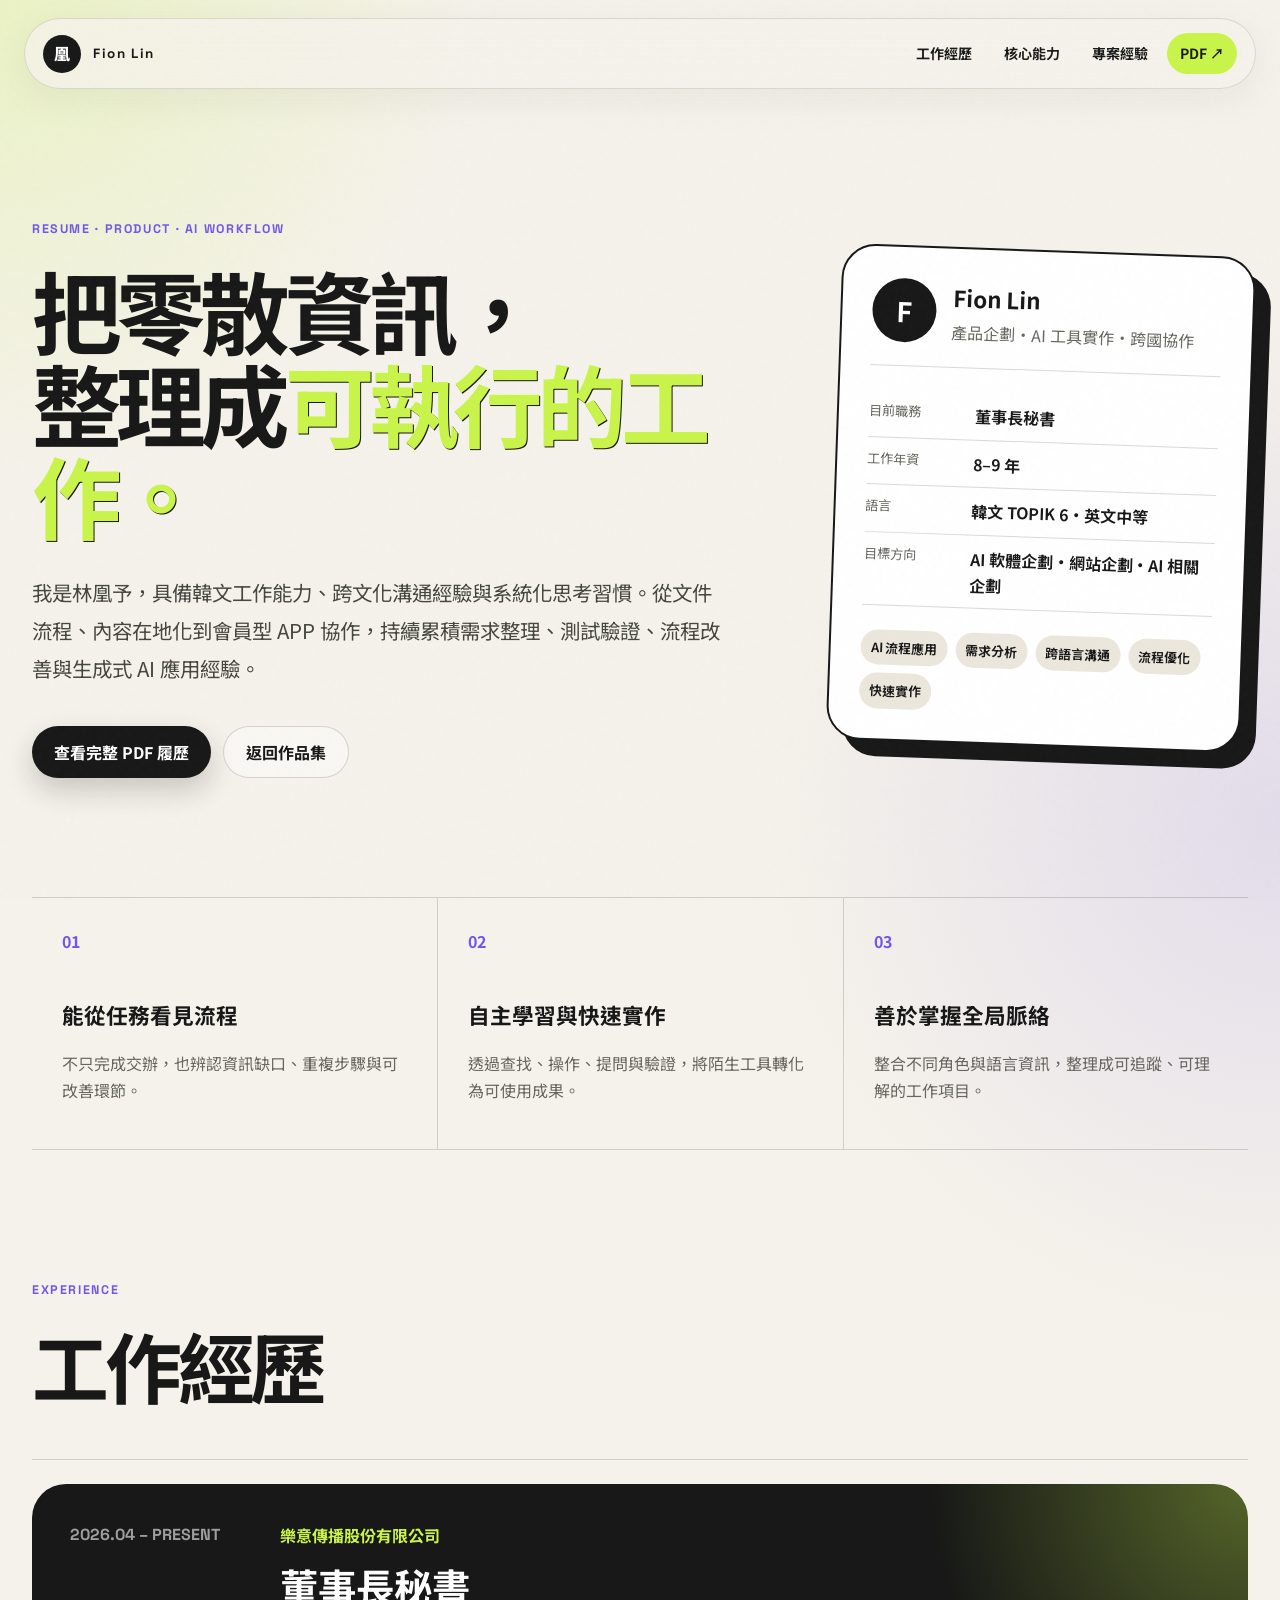
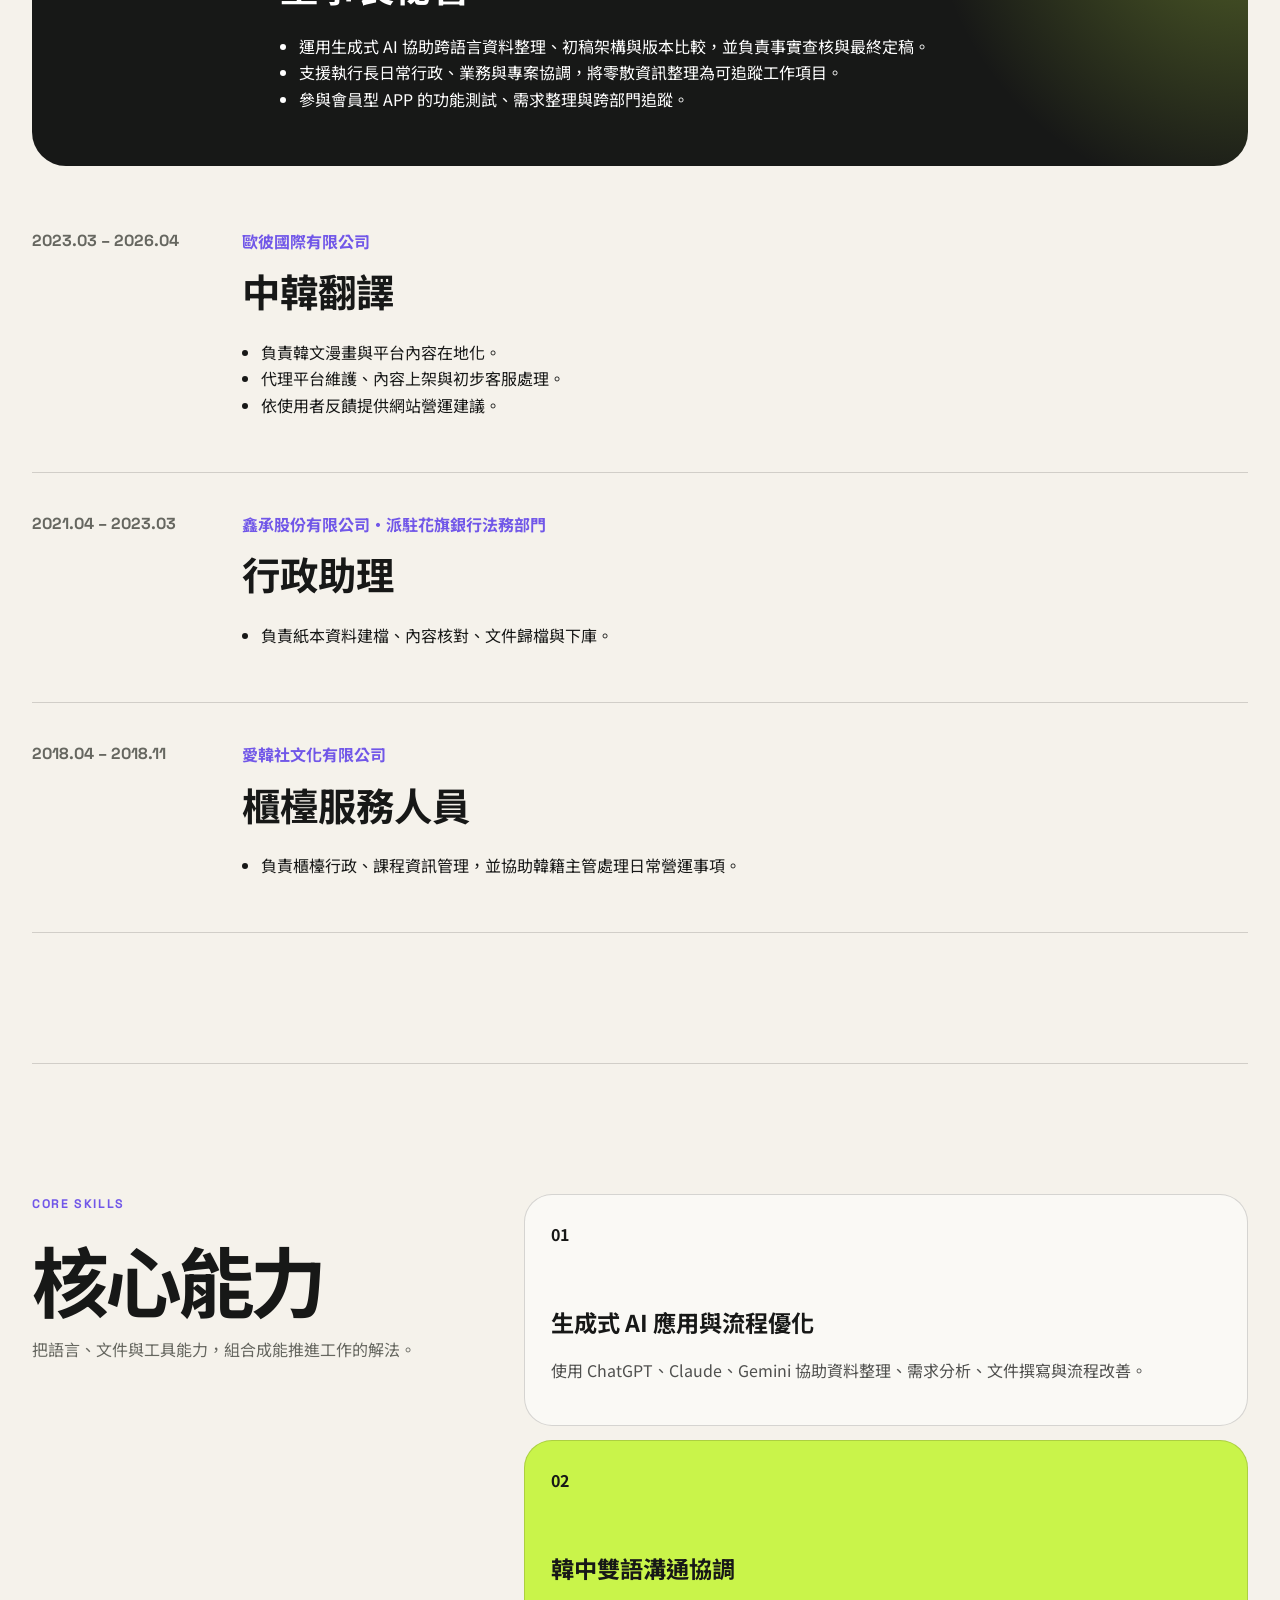
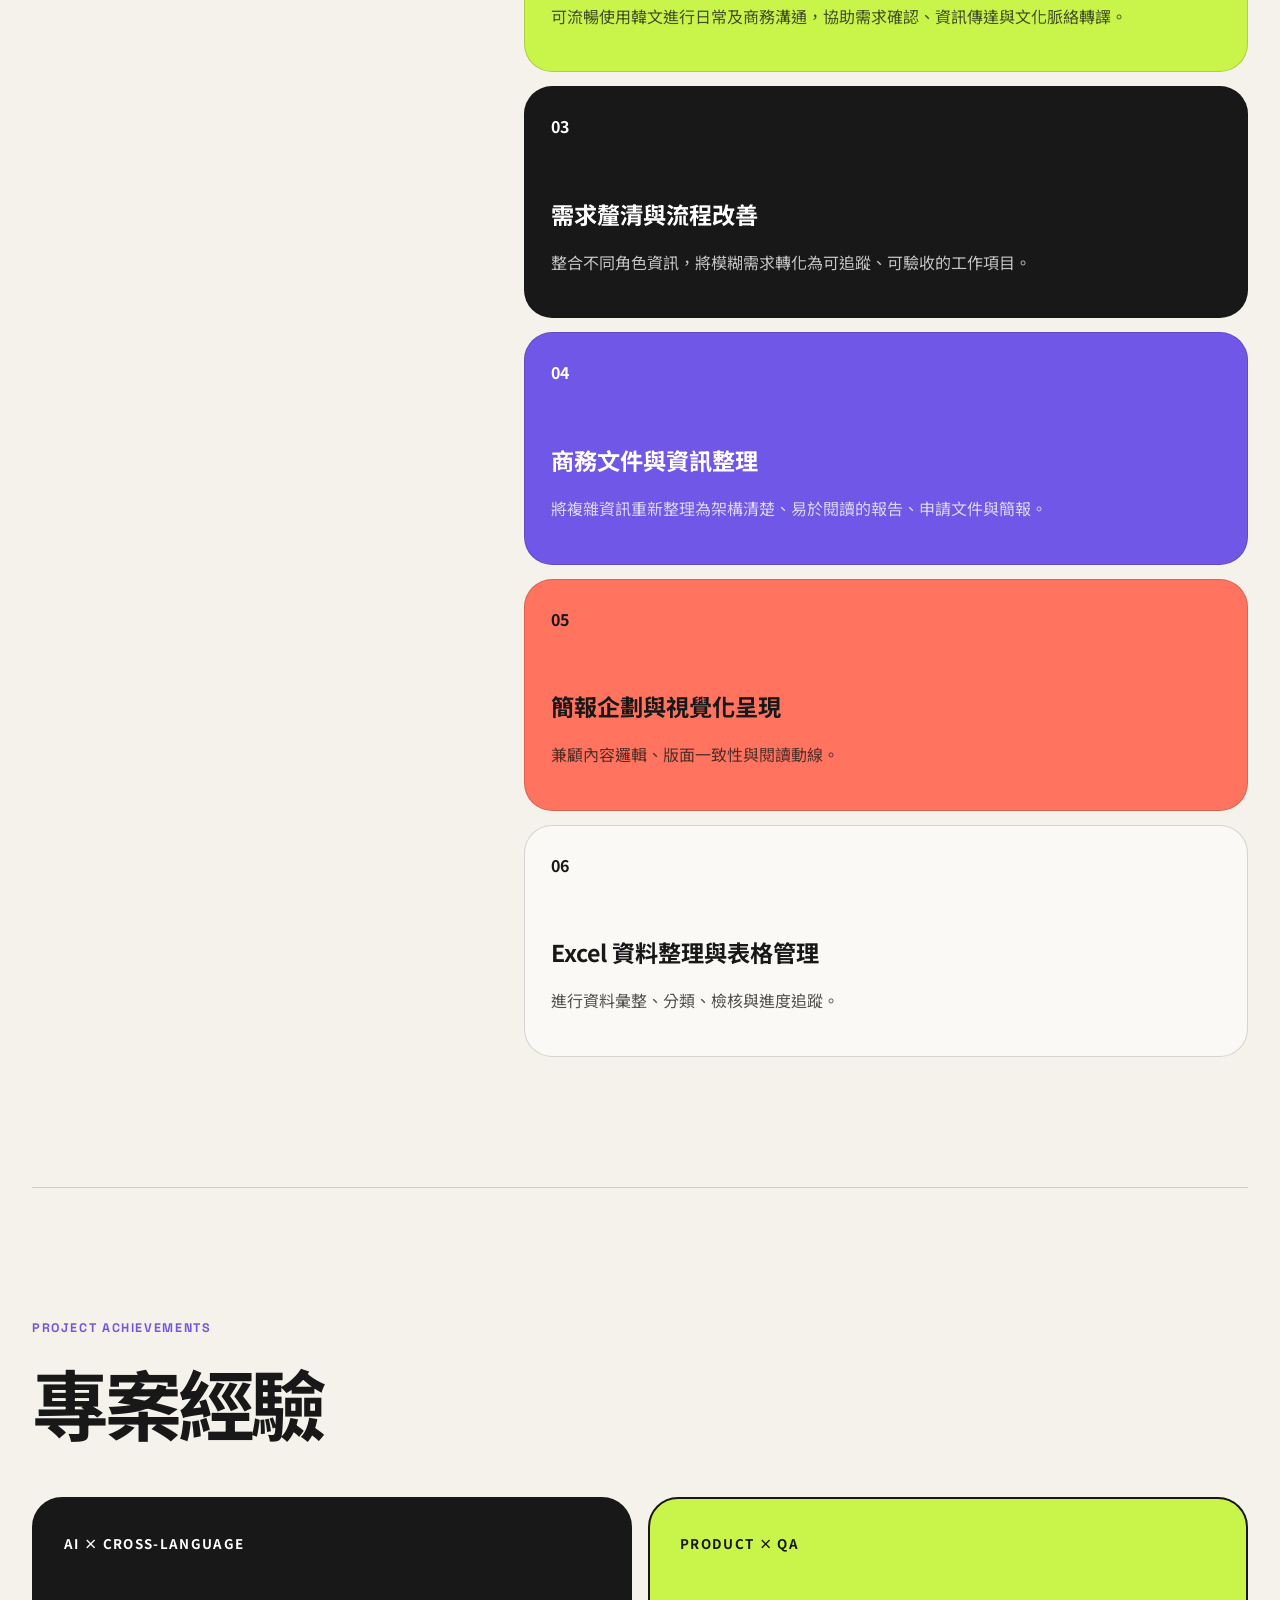
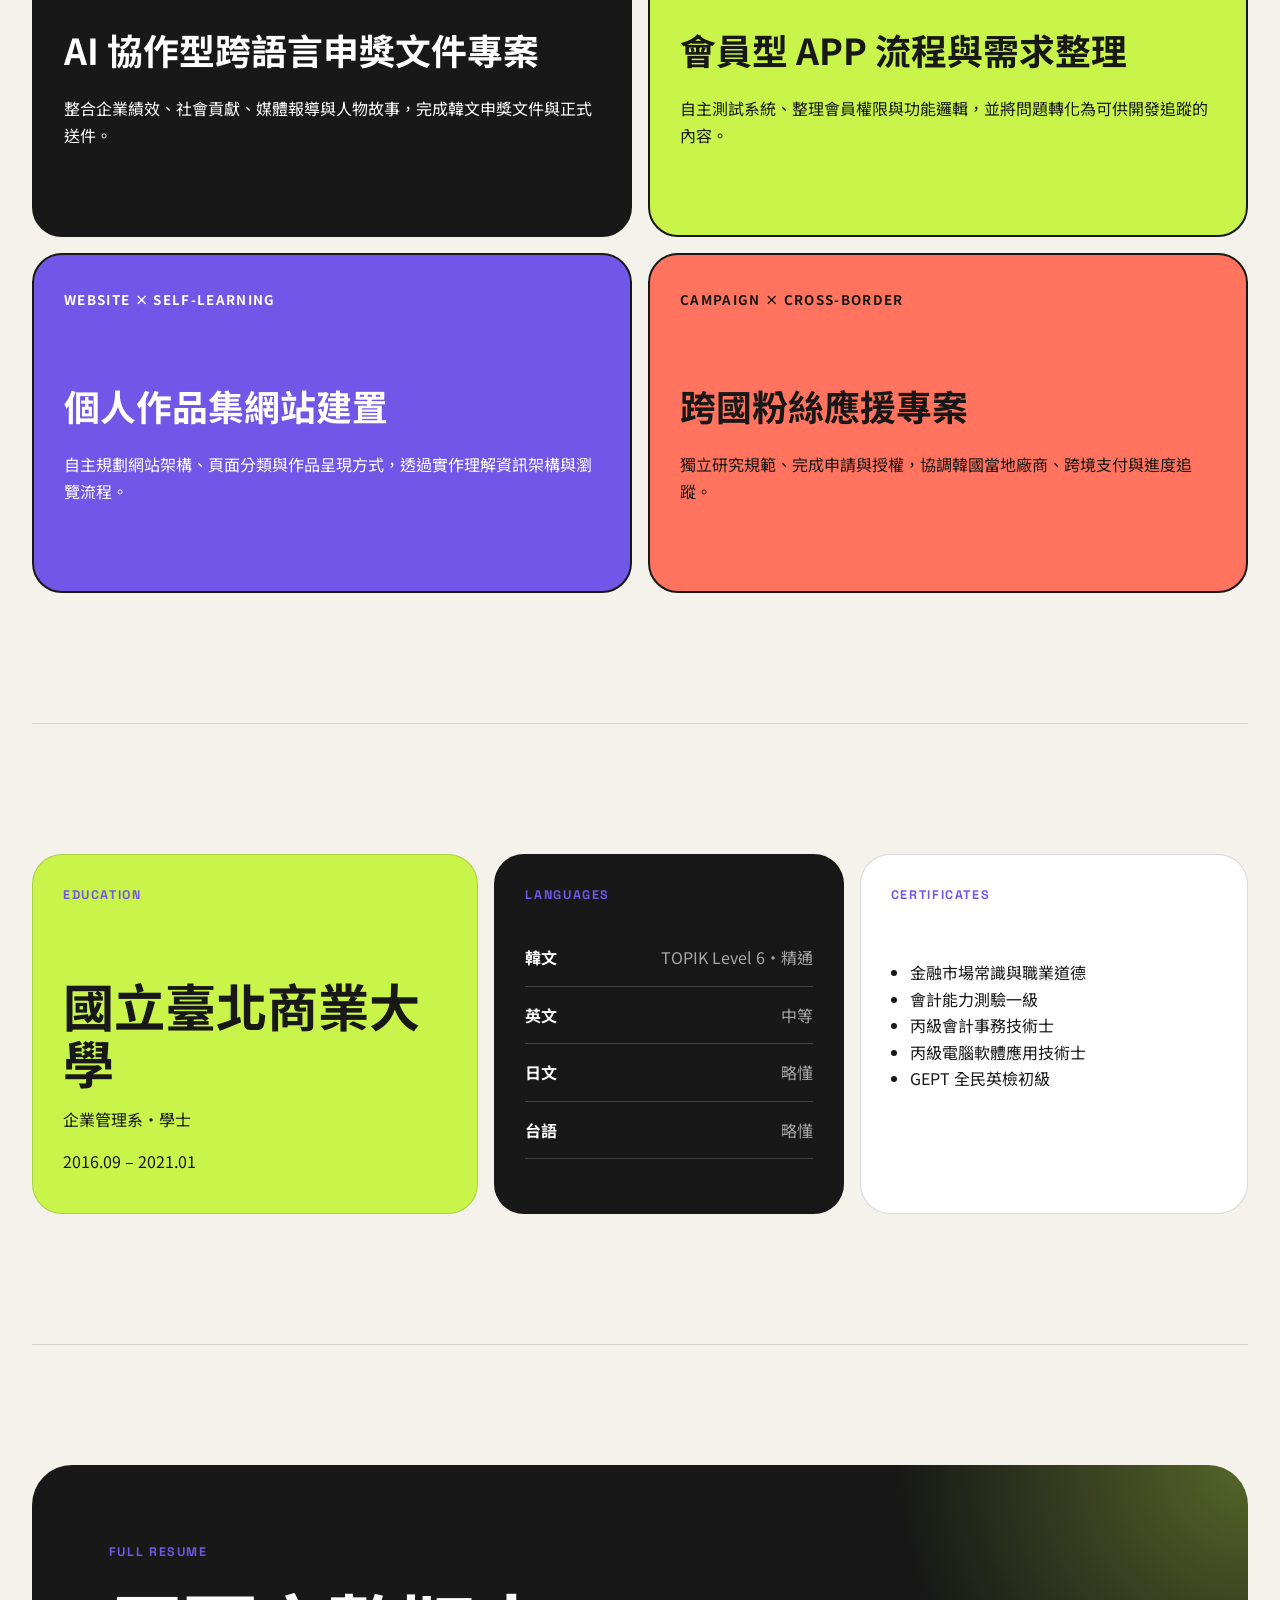
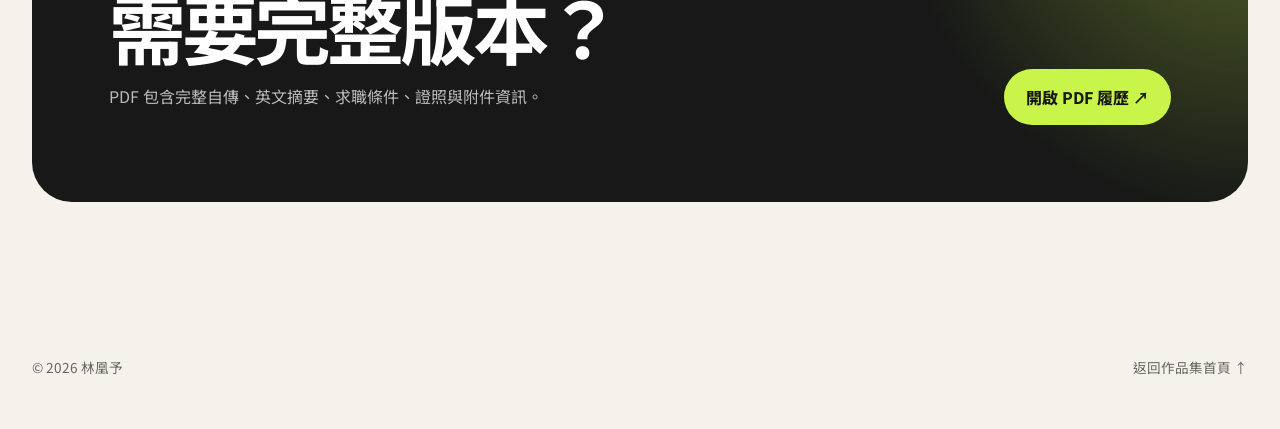
<file: resume.html>
<!DOCTYPE html>
<html lang="zh-Hant">
<head>
<meta charset="UTF-8">
<meta name="viewport" content="width=device-width,initial-scale=1">
<meta name="description" content="林凰予的工作經歷、核心能力與專案經驗。">
<title>履歷｜林凰予</title>
<link rel="preconnect" href="https://fonts.googleapis.com">
<link rel="preconnect" href="https://fonts.gstatic.com" crossorigin>
<link href="https://fonts.googleapis.com/css2?family=Noto+Sans+TC:wght@400;500;600;700;800&family=Space+Grotesk:wght@500;600;700&display=swap" rel="stylesheet">
<link rel="stylesheet" href="styles.css">
<link rel="stylesheet" href="resume.css">
</head>
<body class="resume-page">
<div class="noise" aria-hidden="true"></div>
<header class="site-header">
  <a class="brand" href="index.html"><span class="brand-mark">凰</span><span class="brand-name">Fion Lin</span></a>
  <nav class="resume-nav"><a href="#experience">工作經歷</a><a href="#skills">核心能力</a><a href="#projects">專案經驗</a><a class="pdf-chip" href="林凰予.pdf" target="_blank">PDF ↗</a></nav>
</header>

<main>
<section class="resume-hero">
  <div>
    <p class="eyebrow">RESUME · PRODUCT · AI WORKFLOW</p>
    <h1>把零散資訊，<br>整理成<span>可執行的工作。</span></h1>
    <p class="resume-lead">我是林凰予，具備韓文工作能力、跨文化溝通經驗與系統化思考習慣。從文件流程、內容在地化到會員型 APP 協作，持續累積需求整理、測試驗證、流程改善與生成式 AI 應用經驗。</p>
    <div class="resume-actions"><a class="button button-primary" href="林凰予.pdf" target="_blank">查看完整 PDF 履歷</a><a class="button button-ghost" href="index.html">返回作品集</a></div>
  </div>
  <aside class="profile-card">
    <div class="profile-head"><span>F</span><div><strong>Fion Lin</strong><p>產品企劃・AI 工具實作・跨國協作</p></div></div>
    <dl>
      <div><dt>目前職務</dt><dd>董事長秘書</dd></div>
      <div><dt>工作年資</dt><dd>8–9 年</dd></div>
      <div><dt>語言</dt><dd>韓文 TOPIK 6・英文中等</dd></div>
      <div><dt>目標方向</dt><dd>AI 軟體企劃・網站企劃・AI 相關企劃</dd></div>
    </dl>
    <div class="tag-row"><span>AI 流程應用</span><span>需求分析</span><span>跨語言溝通</span><span>流程優化</span><span>快速實作</span></div>
  </aside>
</section>

<section class="value-strip">
  <article><b>01</b><h2>能從任務看見流程</h2><p>不只完成交辦，也辨認資訊缺口、重複步驟與可改善環節。</p></article>
  <article><b>02</b><h2>自主學習與快速實作</h2><p>透過查找、操作、提問與驗證，將陌生工具轉化為可使用成果。</p></article>
  <article><b>03</b><h2>善於掌握全局脈絡</h2><p>整合不同角色與語言資訊，整理成可追蹤、可理解的工作項目。</p></article>
</section>

<section class="resume-section" id="experience">
  <div class="resume-heading"><p class="eyebrow">EXPERIENCE</p><h2>工作經歷</h2></div>
  <div class="timeline">
    <article class="job current"><time>2026.04 – PRESENT</time><div><p>樂意傳播股份有限公司</p><h3>董事長秘書</h3><ul><li>運用生成式 AI 協助跨語言資料整理、初稿架構與版本比較，並負責事實查核與最終定稿。</li><li>支援執行長日常行政、業務與專案協調，將零散資訊整理為可追蹤工作項目。</li><li>參與會員型 APP 的功能測試、需求整理與跨部門追蹤。</li></ul></div></article>
    <article class="job"><time>2023.03 – 2026.04</time><div><p>歐彼國際有限公司</p><h3>中韓翻譯</h3><ul><li>負責韓文漫畫與平台內容在地化。</li><li>代理平台維護、內容上架與初步客服處理。</li><li>依使用者反饋提供網站營運建議。</li></ul></div></article>
    <article class="job"><time>2021.04 – 2023.03</time><div><p>鑫承股份有限公司・派駐花旗銀行法務部門</p><h3>行政助理</h3><ul><li>負責紙本資料建檔、內容核對、文件歸檔與下庫。</li></ul></div></article>
    <article class="job"><time>2018.04 – 2018.11</time><div><p>愛韓社文化有限公司</p><h3>櫃檯服務人員</h3><ul><li>負責櫃檯行政、課程資訊管理，並協助韓籍主管處理日常營運事項。</li></ul></div></article>
  </div>
</section>

<section class="resume-section skills-layout" id="skills">
  <div class="resume-heading sticky"><p class="eyebrow">CORE SKILLS</p><h2>核心能力</h2><p>把語言、文件與工具能力，組合成能推進工作的解法。</p></div>
  <div class="skill-cards">
    <article><b>01</b><h3>生成式 AI 應用與流程優化</h3><p>使用 ChatGPT、Claude、Gemini 協助資料整理、需求分析、文件撰寫與流程改善。</p></article>
    <article><b>02</b><h3>韓中雙語溝通協調</h3><p>可流暢使用韓文進行日常及商務溝通，協助需求確認、資訊傳達與文化脈絡轉譯。</p></article>
    <article><b>03</b><h3>需求釐清與流程改善</h3><p>整合不同角色資訊，將模糊需求轉化為可追蹤、可驗收的工作項目。</p></article>
    <article><b>04</b><h3>商務文件與資訊整理</h3><p>將複雜資訊重新整理為架構清楚、易於閱讀的報告、申請文件與簡報。</p></article>
    <article><b>05</b><h3>簡報企劃與視覺化呈現</h3><p>兼顧內容邏輯、版面一致性與閱讀動線。</p></article>
    <article><b>06</b><h3>Excel 資料整理與表格管理</h3><p>進行資料彙整、分類、檢核與進度追蹤。</p></article>
  </div>
</section>

<section class="resume-section" id="projects">
  <div class="resume-heading"><p class="eyebrow">PROJECT ACHIEVEMENTS</p><h2>專案經驗</h2></div>
  <div class="achievement-grid">
    <article class="dark"><small>AI × CROSS-LANGUAGE</small><h3>AI 協作型跨語言申獎文件專案</h3><p>整合企業績效、社會貢獻、媒體報導與人物故事，完成韓文申獎文件與正式送件。</p></article>
    <article class="lime"><small>PRODUCT × QA</small><h3>會員型 APP 流程與需求整理</h3><p>自主測試系統、整理會員權限與功能邏輯，並將問題轉化為可供開發追蹤的內容。</p></article>
    <article class="violet"><small>WEBSITE × SELF-LEARNING</small><h3>個人作品集網站建置</h3><p>自主規劃網站架構、頁面分類與作品呈現方式，透過實作理解資訊架構與瀏覽流程。</p></article>
    <article class="coral"><small>CAMPAIGN × CROSS-BORDER</small><h3>跨國粉絲應援專案</h3><p>獨立研究規範、完成申請與授權，協調韓國當地廠商、跨境支付與進度追蹤。</p></article>
  </div>
</section>

<section class="resume-section info-grid">
  <article class="education"><p class="eyebrow">EDUCATION</p><h2>國立臺北商業大學</h2><p>企業管理系・學士</p><span>2016.09 – 2021.01</span></article>
  <article class="languages"><p class="eyebrow">LANGUAGES</p><div><strong>韓文</strong><span>TOPIK Level 6・精通</span></div><div><strong>英文</strong><span>中等</span></div><div><strong>日文</strong><span>略懂</span></div><div><strong>台語</strong><span>略懂</span></div></article>
  <article class="certificates"><p class="eyebrow">CERTIFICATES</p><ul><li>金融市場常識與職業道德</li><li>會計能力測驗一級</li><li>丙級會計事務技術士</li><li>丙級電腦軟體應用技術士</li><li>GEPT 全民英檢初級</li></ul></article>
</section>

<section class="resume-cta"><div><p class="eyebrow">FULL RESUME</p><h2>需要完整版本？</h2><p>PDF 包含完整自傳、英文摘要、求職條件、證照與附件資訊。</p></div><a href="林凰予.pdf" target="_blank">開啟 PDF 履歷 ↗</a></section>
</main>
<footer><span>© 2026 林凰予</span><a href="index.html">返回作品集首頁 ↑</a></footer>
</body>
</html>
</file>
<file: styles.css>
:root {
  --ink: #171817;
  --paper: #f5f2eb;
  --paper-strong: #ece7dd;
  --lime: #c9f44a;
  --violet: #7157e8;
  --coral: #ff735f;
  --line: rgba(23, 24, 23, 0.16);
  --muted: #666760;
  --shadow: 0 24px 80px rgba(34, 30, 22, 0.12);
}

* {
  box-sizing: border-box;
}

html {
  scroll-behavior: smooth;
}

body {
  margin: 0;
  overflow-x: hidden;
  color: var(--ink);
  background:
    radial-gradient(circle at 10% 0%, rgba(201, 244, 74, 0.2), transparent 26rem),
    radial-gradient(circle at 100% 18%, rgba(113, 87, 232, 0.12), transparent 28rem),
    var(--paper);
  font-family: "Noto Sans TC", sans-serif;
  line-height: 1.65;
}

body.menu-open {
  overflow: hidden;
}

a {
  color: inherit;
  text-decoration: none;
}

button {
  color: inherit;
  font: inherit;
}

.noise {
  position: fixed;
  inset: 0;
  z-index: 99;
  pointer-events: none;
  opacity: 0.035;
  background-image: url("data:image/svg+xml,%3Csvg viewBox='0 0 180 180' xmlns='http://www.w3.org/2000/svg'%3E%3Cfilter id='n'%3E%3CfeTurbulence type='fractalNoise' baseFrequency='.9' numOctaves='4' stitchTiles='stitch'/%3E%3C/filter%3E%3Crect width='100%25' height='100%25' filter='url(%23n)' opacity='.7'/%3E%3C/svg%3E");
}

.site-header {
  position: sticky;
  top: 0;
  z-index: 20;
  display: flex;
  align-items: center;
  justify-content: space-between;
  width: min(1380px, calc(100% - 48px));
  margin: 18px auto 0;
  padding: 14px 18px;
  border: 1px solid rgba(23, 24, 23, 0.12);
  border-radius: 999px;
  background: rgba(245, 242, 235, 0.78);
  backdrop-filter: blur(18px);
  box-shadow: 0 10px 40px rgba(35, 31, 22, 0.06);
}

.brand {
  display: flex;
  align-items: center;
  gap: 12px;
}

.brand-mark {
  display: grid;
  width: 38px;
  height: 38px;
  place-items: center;
  border-radius: 50%;
  background: var(--ink);
  color: white;
  font-weight: 800;
}

.brand-name {
  font-family: "Space Grotesk", sans-serif;
  font-size: 0.84rem;
  font-weight: 700;
  letter-spacing: 0.12em;
}

.site-nav {
  display: flex;
  gap: 6px;
}

.site-nav a {
  padding: 9px 14px;
  border-radius: 999px;
  font-size: 0.92rem;
  font-weight: 600;
  transition: 0.25s ease;
}

.site-nav a:hover {
  background: var(--ink);
  color: white;
}

.menu-toggle {
  display: none;
}

.hero {
  display: grid;
  grid-template-columns: minmax(0, 1.12fr) minmax(390px, 0.88fr);
  gap: clamp(48px, 7vw, 120px);
  align-items: center;
  min-height: calc(100vh - 90px);
  width: min(1380px, calc(100% - 64px));
  margin: 0 auto;
  padding: 100px 0 86px;
}

.eyebrow {
  margin: 0 0 24px;
  color: var(--violet);
  font-family: "Space Grotesk", sans-serif;
  font-size: 0.78rem;
  font-weight: 700;
  letter-spacing: 0.13em;
}

.hero h1 {
  max-width: 900px;
  margin: 0;
  font-size: clamp(3.2rem, 6.5vw, 7.4rem);
  font-weight: 800;
  letter-spacing: -0.065em;
  line-height: 1.05;
}

.slash {
  color: var(--violet);
}

.mobile-break {
  display: none;
}

.hero-lead {
  max-width: 760px;
  margin: 34px 0 0;
  color: #3f403d;
  font-size: clamp(1.12rem, 1.7vw, 1.48rem);
  line-height: 1.8;
}

.hero-actions {
  display: flex;
  flex-wrap: wrap;
  gap: 12px;
  margin-top: 38px;
}

.button {
  display: inline-flex;
  align-items: center;
  justify-content: center;
  min-height: 52px;
  padding: 0 22px;
  border-radius: 999px;
  font-weight: 700;
  transition: transform 0.22s ease, box-shadow 0.22s ease, background 0.22s ease;
}

.button:hover {
  transform: translateY(-3px);
}

.button-primary {
  background: var(--ink);
  color: white;
  box-shadow: 0 12px 28px rgba(23, 24, 23, 0.2);
}

.button-ghost {
  border: 1px solid var(--line);
  background: rgba(255, 255, 255, 0.42);
}

.hero-visual {
  position: relative;
  min-height: 590px;
}

.visual-core {
  position: absolute;
  top: 50%;
  left: 50%;
  display: flex;
  flex-direction: column;
  align-items: center;
  justify-content: center;
  width: 280px;
  aspect-ratio: 1;
  padding: 30px;
  border-radius: 50%;
  transform: translate(-50%, -50%);
  background: var(--ink);
  color: white;
  box-shadow: var(--shadow);
  text-align: center;
}

.visual-core span {
  color: rgba(255, 255, 255, 0.55);
  font-family: "Space Grotesk", sans-serif;
  font-size: 0.72rem;
  letter-spacing: 0.14em;
}

.visual-core b {
  margin: 4px 0;
  font-size: 1.45rem;
}

.visual-core i {
  margin: 8px 0;
  color: var(--lime);
  font-size: 1.8rem;
  font-style: normal;
}

.orbit {
  position: absolute;
  top: 50%;
  left: 50%;
  border: 1px solid rgba(23, 24, 23, 0.18);
  border-radius: 50%;
  transform: translate(-50%, -50%);
}

.orbit-one {
  width: 450px;
  height: 450px;
}

.orbit-two {
  width: 590px;
  height: 590px;
  border-style: dashed;
  opacity: 0.55;
}

.floating-card {
  position: absolute;
  z-index: 2;
  width: 190px;
  padding: 18px;
  border: 1px solid rgba(23, 24, 23, 0.12);
  border-radius: 24px;
  background: rgba(255, 255, 255, 0.8);
  backdrop-filter: blur(12px);
  box-shadow: 0 20px 50px rgba(30, 26, 20, 0.12);
  animation: float 5s ease-in-out infinite;
}

.floating-card strong,
.floating-card small {
  display: block;
}

.floating-card strong {
  margin-top: 18px;
  font-size: 1.06rem;
}

.floating-card small {
  margin-top: 4px;
  color: var(--muted);
}

.card-index {
  display: grid;
  width: 34px;
  height: 34px;
  place-items: center;
  border-radius: 50%;
  background: var(--lime);
  font-family: "Space Grotesk", sans-serif;
  font-size: 0.76rem;
  font-weight: 700;
}

.card-problem {
  top: 5%;
  left: 0;
  transform: rotate(-7deg);
}

.card-clarify {
  top: 13%;
  right: -2%;
  transform: rotate(6deg);
  animation-delay: -1.6s;
}

.card-build {
  right: 11%;
  bottom: 4%;
  transform: rotate(-5deg);
  animation-delay: -3.1s;
}

@keyframes float {
  0%, 100% { translate: 0 0; }
  50% { translate: 0 -14px; }
}

.marquee {
  overflow: hidden;
  border-top: 1px solid var(--line);
  border-bottom: 1px solid var(--line);
  background: var(--lime);
}

.marquee-track {
  display: flex;
  width: max-content;
  padding: 14px 0;
  animation: marquee 24s linear infinite;
}

.marquee span,
.marquee i {
  white-space: nowrap;
  font-weight: 700;
}

.marquee span {
  margin: 0 22px;
}

.marquee i {
  font-style: normal;
}

@keyframes marquee {
  to { transform: translateX(-50%); }
}

.section {
  width: min(1380px, calc(100% - 64px));
  margin: 0 auto;
  padding: 130px 0;
}

.section-heading {
  display: flex;
  align-items: end;
  justify-content: space-between;
  gap: 40px;
  margin-bottom: 54px;
}

.section-heading h2,
.method-copy h2,
.strength-card h2 {
  margin: 0;
  font-size: clamp(2.8rem, 6vw, 6rem);
  letter-spacing: -0.055em;
  line-height: 1.05;
}

.section-intro {
  max-width: 480px;
  margin: 0;
  color: var(--muted);
  font-size: 1.05rem;
}

.project-list {
  border-top: 1px solid var(--line);
}

.project-card {
  display: grid;
  grid-template-columns: 90px minmax(0, 1fr) 260px;
  gap: 30px;
  align-items: center;
  min-height: 300px;
  padding: 38px 0;
  border-bottom: 1px solid var(--line);
  transition: padding 0.25s ease;
}

.project-card:hover {
  padding-left: 18px;
  padding-right: 18px;
}

.project-number {
  align-self: start;
  padding-top: 8px;
  color: var(--muted);
  font-family: "Space Grotesk", sans-serif;
  font-weight: 700;
}

.project-labels {
  display: flex;
  flex-wrap: wrap;
  gap: 8px;
  margin-bottom: 18px;
}

.project-labels span,
.project-details span {
  border: 1px solid var(--line);
  border-radius: 999px;
  background: rgba(255, 255, 255, 0.38);
}

.project-labels span {
  padding: 5px 9px;
  font-family: "Space Grotesk", sans-serif;
  font-size: 0.68rem;
  font-weight: 700;
  letter-spacing: 0.09em;
}

.project-content h3 {
  margin: 0;
  font-size: clamp(1.8rem, 3.5vw, 3.4rem);
  letter-spacing: -0.04em;
}

.project-content > p {
  max-width: 720px;
  margin: 14px 0 22px;
  color: #454642;
  font-size: 1.08rem;
}

.project-details {
  display: flex;
  flex-wrap: wrap;
  gap: 8px;
}

.project-details span {
  padding: 7px 11px;
  color: var(--muted);
  font-size: 0.84rem;
}

.project-icon {
  display: grid;
  min-height: 220px;
  place-items: center;
  overflow: hidden;
  border-radius: 32px;
  background: var(--violet);
}

.mini-table {
  display: grid;
  grid-template-columns: 0.8fr 1.3fr 1fr;
  gap: 8px;
  width: 78%;
  padding: 18px;
  border-radius: 18px;
  background: white;
  transform: rotate(-5deg);
  box-shadow: 0 18px 35px rgba(0, 0, 0, 0.18);
}

.mini-table span,
.mini-table b {
  display: block;
  height: 13px;
  border-radius: 999px;
}

.mini-table span {
  background: var(--ink);
}

.mini-table b {
  background: var(--paper-strong);
}

.phone-icon {
  background: var(--coral);
}

.phone-shell {
  width: 110px;
  height: 190px;
  padding: 14px 10px;
  border: 6px solid var(--ink);
  border-radius: 26px;
  background: white;
  transform: rotate(7deg);
  box-shadow: 0 18px 35px rgba(0, 0, 0, 0.18);
}

.phone-notch {
  width: 42px;
  height: 7px;
  margin: 0 auto 24px;
  border-radius: 999px;
  background: var(--ink);
}

.phone-grid {
  display: grid;
  grid-template-columns: repeat(2, 1fr);
  gap: 8px;
}

.phone-grid i {
  display: block;
  aspect-ratio: 1;
  border-radius: 10px;
  background: var(--lime);
}

.phone-grid i:nth-child(2),
.phone-grid i:nth-child(3) {
  background: var(--violet);
}

.poster-icon {
  background: var(--lime);
}

.poster {
  position: relative;
  display: flex;
  flex-direction: column;
  justify-content: end;
  width: 145px;
  height: 185px;
  padding: 18px;
  border: 5px solid var(--ink);
  background: var(--paper);
  transform: rotate(-7deg);
  box-shadow: 0 18px 35px rgba(0, 0, 0, 0.16);
}

.poster span {
  font-family: "Space Grotesk", sans-serif;
  font-size: 0.7rem;
  font-weight: 700;
  letter-spacing: 0.12em;
}

.poster strong {
  font-size: 2.4rem;
  line-height: 1;
}

.poster i {
  position: absolute;
  top: 13px;
  right: 13px;
  color: var(--violet);
  font-size: 2rem;
  font-style: normal;
}

.method-section {
  display: grid;
  grid-template-columns: 0.8fr 1.2fr;
  gap: clamp(50px, 8vw, 120px);
  align-items: start;
}

.method-copy {
  position: sticky;
  top: 130px;
}

.method-copy > p:last-child {
  max-width: 470px;
  margin-top: 28px;
  color: var(--muted);
}

.method-grid {
  display: grid;
  grid-template-columns: repeat(2, 1fr);
  gap: 16px;
  margin: 0;
  padding: 0;
  list-style: none;
}

.method-grid li {
  min-height: 270px;
  padding: 26px;
  border: 1px solid var(--line);
  border-radius: 28px;
  background: rgba(255, 255, 255, 0.45);
}

.method-grid li:nth-child(2) {
  background: var(--lime);
}

.method-grid li:nth-child(3) {
  background: var(--ink);
  color: white;
}

.method-grid li:nth-child(4) {
  background: var(--violet);
  color: white;
}

.method-grid span {
  font-family: "Space Grotesk", sans-serif;
  font-size: 0.78rem;
  font-weight: 700;
}

.method-grid h3 {
  margin: 70px 0 12px;
  font-size: 1.4rem;
}

.method-grid p {
  margin: 0;
  color: inherit;
  opacity: 0.72;
}

.strength-section {
  padding-top: 40px;
}

.strength-card {
  overflow: hidden;
  padding: clamp(38px, 7vw, 100px);
  border-radius: 44px;
  background:
    radial-gradient(circle at 95% 0%, rgba(201, 244, 74, 0.35), transparent 22rem),
    var(--ink);
  color: white;
  box-shadow: var(--shadow);
}

.strength-kicker {
  margin: 0 0 18px;
  color: rgba(255, 255, 255, 0.62);
  font-size: 1.1rem;
}

.strength-card h2 {
  max-width: 1100px;
}

.strength-card h2 span {
  color: var(--lime);
}

.strength-footer {
  display: flex;
  justify-content: space-between;
  gap: 40px;
  align-items: end;
  margin-top: 64px;
  padding-top: 26px;
  border-top: 1px solid rgba(255, 255, 255, 0.2);
}

.strength-footer p {
  max-width: 690px;
  margin: 0;
  color: rgba(255, 255, 255, 0.72);
}

.back-top {
  flex: none;
  font-weight: 700;
}

footer {
  display: flex;
  justify-content: space-between;
  gap: 30px;
  width: min(1380px, calc(100% - 64px));
  margin: 0 auto;
  padding: 34px 0 50px;
  color: var(--muted);
  font-size: 0.85rem;
}

.reveal {
  opacity: 0;
  transform: translateY(26px);
  transition: opacity 0.7s ease, transform 0.7s ease;
}

.reveal.is-visible {
  opacity: 1;
  transform: translateY(0);
}

@media (max-width: 1080px) {
  .hero {
    grid-template-columns: 1fr;
    padding-top: 90px;
  }

  .hero-copy {
    max-width: 900px;
  }

  .hero-visual {
    width: min(100%, 700px);
    margin: 0 auto;
  }

  .project-card {
    grid-template-columns: 70px minmax(0, 1fr) 220px;
  }

  .method-section {
    grid-template-columns: 1fr;
  }

  .method-copy {
    position: static;
  }
}

@media (max-width: 760px) {
  .site-header {
    width: calc(100% - 24px);
    margin-top: 10px;
  }

  .brand-name {
    display: none;
  }

  .menu-toggle {
    z-index: 23;
    display: grid;
    width: 42px;
    height: 42px;
    place-content: center;
    gap: 6px;
    border: 0;
    border-radius: 50%;
    background: var(--ink);
  }

  .menu-toggle span {
    display: block;
    width: 18px;
    height: 2px;
    background: white;
    transition: 0.25s ease;
  }

  .menu-open .menu-toggle span:first-child {
    transform: translateY(4px) rotate(45deg);
  }

  .menu-open .menu-toggle span:last-child {
    transform: translateY(-4px) rotate(-45deg);
  }

  .site-nav {
    position: fixed;
    inset: 0;
    z-index: 22;
    display: flex;
    flex-direction: column;
    align-items: center;
    justify-content: center;
    gap: 14px;
    background: var(--paper);
    transform: translateY(-105%);
    transition: transform 0.35s ease;
  }

  .menu-open .site-nav {
    transform: translateY(0);
  }

  .site-nav a {
    font-size: 1.5rem;
  }

  .hero,
  .section,
  footer {
    width: calc(100% - 32px);
  }

  .hero {
    min-height: auto;
    padding: 72px 0 58px;
  }

  .hero h1 {
    font-size: clamp(2.65rem, 13vw, 4.3rem);
    line-height: 1.08;
  }

  .mobile-break {
    display: initial;
  }

  .hero-visual {
    min-height: 470px;
    margin-top: 20px;
  }

  .visual-core {
    width: 220px;
  }

  .visual-core b {
    font-size: 1.2rem;
  }

  .orbit-one {
    width: 330px;
    height: 330px;
  }

  .orbit-two {
    width: 430px;
    height: 430px;
  }

  .floating-card {
    width: 150px;
    padding: 14px;
  }

  .card-problem {
    left: -2%;
  }

  .card-clarify {
    right: -2%;
  }

  .card-build {
    right: 2%;
  }

  .section {
    padding: 90px 0;
  }

  .section-heading {
    display: block;
  }

  .section-intro {
    margin-top: 20px;
  }

  .project-card {
    grid-template-columns: 46px 1fr;
    min-height: 0;
    padding: 32px 0;
  }

  .project-icon {
    grid-column: 1 / -1;
    min-height: 180px;
  }

  .project-card:hover {
    padding-left: 0;
    padding-right: 0;
  }

  .method-grid {
    grid-template-columns: 1fr;
  }

  .method-grid li {
    min-height: 230px;
  }

  .method-grid h3 {
    margin-top: 54px;
  }

  .strength-card {
    border-radius: 30px;
  }

  .strength-footer,
  footer {
    flex-direction: column;
    align-items: flex-start;
  }
}

@media (prefers-reduced-motion: reduce) {
  html {
    scroll-behavior: auto;
  }

  *,
  *::before,
  *::after {
    animation-duration: 0.01ms !important;
    animation-iteration-count: 1 !important;
    transition-duration: 0.01ms !important;
  }
}


.contact-section {
  padding-top: 40px;
  padding-bottom: 80px;
}

.contact-card {
  position: relative;
  overflow: hidden;
  padding: clamp(42px, 7vw, 90px);
  border-radius: 44px;
  background:
    radial-gradient(
      circle at 100% 0%,
      rgba(113, 87, 232, 0.35),
      transparent 25rem
    ),
    var(--lime);
  box-shadow: 0 24px 80px rgba(34, 30, 22, 0.12);
}

.contact-card::after {
  content: "↗";
  position: absolute;
  right: clamp(20px, 5vw, 70px);
  bottom: -30px;
  color: rgba(23, 24, 23, 0.08);
  font-family: "Space Grotesk", sans-serif;
  font-size: clamp(9rem, 20vw, 20rem);
  font-weight: 700;
  line-height: 1;
  pointer-events: none;
}

.contact-card .eyebrow {
  color: var(--violet);
}

.contact-card h2 {
  position: relative;
  z-index: 1;
  max-width: 1000px;
  margin: 0;
  font-size: clamp(2.8rem, 6vw, 6rem);
  letter-spacing: -0.055em;
  line-height: 1.08;
}

.contact-text {
  position: relative;
  z-index: 1;
  max-width: 720px;
  margin: 28px 0 34px;
  color: rgba(23, 24, 23, 0.72);
  font-size: 1.08rem;
}

.contact-mail {
  position: relative;
  z-index: 1;
  display: inline-flex;
  align-items: center;
  gap: 14px;
  padding-bottom: 6px;
  border-bottom: 3px solid var(--ink);
  font-family: "Space Grotesk", "Noto Sans TC", sans-serif;
  font-size: clamp(1.15rem, 2.3vw, 2rem);
  font-weight: 700;
  transition: 0.22s ease;
}

.contact-mail:hover {
  color: var(--violet);
  border-color: var(--violet);
  transform: translateY(-3px);
}

.contact-mail span {
  transition: transform 0.22s ease;
}

.contact-mail:hover span {
  transform: translate(5px, -5px);
}

@media (max-width: 760px) {
  .contact-card {
    border-radius: 30px;
  }

  .contact-card h2 br {
    display: none;
  }

  .contact-mail {
    align-items: flex-start;
    word-break: break-all;
  }
}

.project-actions {
  display: flex;
  align-items: center;
  justify-content: flex-start;
  flex-wrap: nowrap;
  gap: 28px;
  margin-top: 0;
  white-space: nowrap;
}

.project-action-link {
  display: inline-flex;
  align-items: center;
  padding-bottom: 4px;
  border-bottom: 2px solid var(--ink);
  font-size: 1rem;
  font-weight: 700;
  transition:
    color 0.22s ease,
    border-color 0.22s ease,
    transform 0.22s ease;
}

.project-action-link:hover {
  color: var(--violet);
  border-color: var(--violet);
  transform: translateY(-3px);
}


/* ===== 通用專案卡片：有 project-actions 的專案自動使用四欄 ===== */
.project-card:has(.project-actions) {
  grid-template-columns:
    90px
    minmax(0, 1fr)
    max-content
    260px;
}

.project-card:has(.project-actions) .project-actions {
  grid-column: 3;
  grid-row: 1;
  align-self: end;
  padding-bottom: 8px;
}

.project-card:has(.project-actions) .project-icon {
  grid-column: 4;
  grid-row: 1;
  width: 260px;
  min-height: 220px;
}

@media (max-width: 1080px) {
  .project-card:has(.project-actions) {
    grid-template-columns:
      70px
      minmax(0, 1fr)
      220px;
  }

  .project-card:has(.project-actions) .project-actions {
    grid-column: 2;
    grid-row: 2;
    align-self: start;
    flex-wrap: wrap;
    gap: 18px;
    margin-top: 4px;
    padding-bottom: 0;
  }

  .project-card:has(.project-actions) .project-icon {
    grid-column: 3;
    grid-row: 1 / span 2;
    width: 220px;
  }
}

@media (max-width: 760px) {
  .project-card:has(.project-actions) {
    grid-template-columns: 46px minmax(0, 1fr);
  }

  .project-card:has(.project-actions) .project-actions {
    grid-column: 2;
    grid-row: auto;
    white-space: normal;
  }

  .project-card:has(.project-actions) .project-icon {
    grid-column: 1 / -1;
    grid-row: auto;
    width: 100%;
    min-height: 180px;
  }
}
</file>
<file: project.css>
.project-page {
  background:
    radial-gradient(circle at 0 0, rgba(201, 244, 74, 0.24), transparent 28rem),
    radial-gradient(circle at 100% 8%, rgba(113, 87, 232, 0.16), transparent 32rem),
    var(--paper);
}

.project-back {
  padding: 9px 14px;
  border-radius: 999px;
  font-size: 0.9rem;
  font-weight: 700;
  transition: 0.22s ease;
}

.project-back:hover {
  background: var(--ink);
  color: #fff;
}

.project-hero {
  display: grid;
  grid-template-columns: minmax(0, 1.05fr) minmax(380px, 0.95fr);
  gap: clamp(44px, 7vw, 110px);
  align-items: center;
  min-height: calc(100vh - 90px);
  width: min(1380px, calc(100% - 64px));
  margin: 0 auto;
  padding: 90px 0 80px;
}

.project-breadcrumb {
  display: flex;
  gap: 18px;
  margin-bottom: 28px;
  color: var(--violet);
  font-family: "Space Grotesk", sans-serif;
  font-size: 0.74rem;
  font-weight: 700;
  letter-spacing: 0.12em;
}

.project-breadcrumb span + span::before {
  content: "•";
  margin-right: 18px;
  color: var(--muted);
}

.project-hero h1 {
  margin: 0;
  font-size: clamp(4rem, 8.8vw, 9rem);
  letter-spacing: -0.075em;
  line-height: 0.95;
}

.project-deck {
  max-width: 780px;
  margin: 34px 0 0;
  color: #3f403d;
  font-size: clamp(1.2rem, 2vw, 1.62rem);
  line-height: 1.75;
}

.project-facts {
  display: grid;
  gap: 15px;
  margin-top: 42px;
}

.project-facts div {
  display: grid;
  grid-template-columns: 92px 1fr;
  gap: 18px;
  padding-top: 15px;
  border-top: 1px solid var(--line);
}

.project-facts span {
  color: var(--muted);
  font-size: 0.85rem;
}

.project-facts strong {
  font-size: 0.94rem;
}

.project-hero-art {
  position: relative;
  min-height: 620px;
}

.hero-grid-card {
  position: absolute;
  top: 50%;
  left: 50%;
  width: min(100%, 540px);
  padding: 20px;
  border: 5px solid var(--ink);
  border-radius: 34px;
  transform: translate(-50%, -50%) rotate(3deg);
  background: white;
  box-shadow: 24px 28px 0 var(--violet);
}

.grid-toolbar {
  display: flex;
  align-items: center;
  gap: 7px;
  padding-bottom: 16px;
  border-bottom: 2px solid var(--ink);
}

.grid-toolbar i {
  width: 10px;
  height: 10px;
  border-radius: 50%;
  background: var(--coral);
}

.grid-toolbar i:nth-child(2) { background: var(--lime); }
.grid-toolbar i:nth-child(3) { background: var(--violet); }

.grid-toolbar b {
  margin-left: auto;
  font-family: "Space Grotesk", sans-serif;
  font-size: 0.72rem;
  letter-spacing: 0.08em;
}

.grid-table {
  display: grid;
  grid-template-columns: 0.8fr 1.25fr 1fr 1.5fr;
  gap: 7px;
  padding: 18px 0;
}

.grid-table span,
.grid-table strong {
  overflow: hidden;
  padding: 8px 7px;
  border-radius: 8px;
  white-space: nowrap;
  text-overflow: ellipsis;
}

.grid-table span {
  background: var(--ink);
  color: white;
  font-size: 0.72rem;
}

.grid-table strong {
  background: var(--paper-strong);
  font-size: 0.72rem;
}

.grid-footer {
  display: flex;
  justify-content: space-between;
  gap: 12px;
  padding-top: 14px;
  border-top: 2px solid var(--ink);
  font-family: "Space Grotesk", sans-serif;
  font-size: 0.64rem;
  font-weight: 700;
  letter-spacing: 0.08em;
}

.project-sticker {
  position: absolute;
  z-index: 2;
  padding: 11px 16px;
  border: 3px solid var(--ink);
  border-radius: 999px;
  font-family: "Space Grotesk", sans-serif;
  font-size: 0.72rem;
  font-weight: 700;
  box-shadow: 8px 8px 0 var(--ink);
}

.sticker-one {
  top: 10%;
  right: 0;
  background: var(--lime);
  transform: rotate(8deg);
}

.sticker-two {
  bottom: 11%;
  left: 2%;
  background: var(--coral);
  transform: rotate(-8deg);
}

.project-summary-strip {
  display: grid;
  grid-template-columns: repeat(3, 1fr);
  width: min(1380px, calc(100% - 64px));
  margin: 0 auto;
  border-top: 1px solid var(--line);
  border-bottom: 1px solid var(--line);
}

.project-summary-strip > div {
  padding: 34px;
}

.project-summary-strip > div + div {
  border-left: 1px solid var(--line);
}

.summary-number {
  display: block;
  font-family: "Space Grotesk", sans-serif;
  font-size: clamp(2.8rem, 5vw, 5rem);
  font-weight: 700;
  letter-spacing: -0.06em;
  line-height: 1;
}

.project-summary-strip p {
  margin: 10px 0 0;
  color: var(--muted);
}

.case-section {
  display: grid;
  grid-template-columns: 210px minmax(0, 1fr);
  gap: clamp(40px, 7vw, 110px);
  width: min(1380px, calc(100% - 64px));
  margin: 0 auto;
  padding: 140px 0;
  border-bottom: 1px solid var(--line);
}

.case-index {
  position: sticky;
  top: 120px;
  align-self: start;
}

.case-index span {
  display: grid;
  width: 64px;
  height: 64px;
  place-items: center;
  border-radius: 50%;
  background: var(--lime);
  font-family: "Space Grotesk", sans-serif;
  font-weight: 700;
}

.case-index p {
  margin: 16px 0 0;
  color: var(--muted);
  font-family: "Space Grotesk", sans-serif;
  font-size: 0.68rem;
  font-weight: 700;
  letter-spacing: 0.12em;
}

.case-kicker {
  margin: 0 0 18px;
  color: var(--violet);
  font-weight: 700;
}

.case-content > h2 {
  max-width: 1050px;
  margin: 0;
  font-size: clamp(2.5rem, 5.2vw, 5.5rem);
  letter-spacing: -0.06em;
  line-height: 1.08;
}

.case-columns {
  display: grid;
  grid-template-columns: repeat(2, 1fr);
  gap: 36px;
  margin-top: 46px;
  color: #444540;
  font-size: 1.05rem;
}

.case-columns p {
  margin: 0;
}

.pain-grid,
.result-grid {
  display: grid;
  grid-template-columns: repeat(3, 1fr);
  gap: 14px;
  margin-top: 58px;
}

.pain-grid article,
.result-grid article {
  min-height: 260px;
  padding: 24px;
  border: 1px solid var(--line);
  border-radius: 28px;
  background: rgba(255,255,255,0.46);
}

.pain-grid article:nth-child(2) {
  background: var(--lime);
}

.pain-grid article:nth-child(3) {
  background: var(--ink);
  color: white;
}

.pain-grid span,
.result-grid span {
  font-family: "Space Grotesk", sans-serif;
  font-size: 0.74rem;
  font-weight: 700;
  letter-spacing: 0.1em;
}

.pain-grid h3,
.result-grid h3 {
  margin: 72px 0 12px;
  font-size: 1.35rem;
}

.pain-grid p,
.result-grid p {
  margin: 0;
  opacity: 0.72;
}

.thinking-map {
  display: grid;
  grid-template-columns: repeat(7, auto);
  gap: 12px;
  align-items: center;
  margin-top: 58px;
  overflow-x: auto;
  padding-bottom: 10px;
}

.thinking-map > i {
  color: var(--muted);
  font-size: 1.6rem;
  font-style: normal;
}

.thinking-node {
  min-width: 175px;
  padding: 20px;
  border: 2px solid var(--ink);
  border-radius: 22px;
  background: white;
  box-shadow: 8px 8px 0 var(--ink);
}

.thinking-node.accent { background: var(--lime); }
.thinking-node.dark { background: var(--ink); color: white; }

.thinking-node small,
.thinking-node strong {
  display: block;
}

.thinking-node small {
  margin-bottom: 32px;
  font-family: "Space Grotesk", sans-serif;
  font-weight: 700;
  letter-spacing: 0.08em;
}

.case-content blockquote {
  max-width: 960px;
  margin: 72px 0;
  padding: 34px 0 34px 36px;
  border-left: 8px solid var(--violet);
  font-size: clamp(1.5rem, 3vw, 2.7rem);
  font-weight: 700;
  letter-spacing: -0.035em;
  line-height: 1.45;
}

.decision-list {
  border-top: 1px solid var(--line);
}

.decision-list > div {
  display: grid;
  grid-template-columns: 260px 1fr;
  gap: 32px;
  padding: 24px 0;
  border-bottom: 1px solid var(--line);
}

.decision-list span {
  font-weight: 700;
}

.decision-list p {
  margin: 0;
  color: var(--muted);
}

.action-timeline {
  display: grid;
  grid-template-columns: repeat(4, 1fr);
  gap: 14px;
  margin-top: 58px;
}

.action-timeline article {
  min-height: 310px;
  padding: 24px;
  border: 1px solid var(--line);
  border-radius: 28px;
  background: rgba(255,255,255,0.46);
}

.action-timeline article:nth-child(2) { background: var(--lime); }
.action-timeline article:nth-child(3) { background: var(--violet); color: white; }
.action-timeline article:nth-child(4) { background: var(--coral); }

.action-timeline span {
  font-family: "Space Grotesk", sans-serif;
  font-size: 0.7rem;
  font-weight: 700;
  letter-spacing: 0.1em;
}

.action-timeline h3 {
  margin: 88px 0 12px;
  font-size: 1.35rem;
}

.action-timeline p {
  margin: 0;
  opacity: 0.74;
}

.interface-showcase {
  display: grid;
  grid-template-columns: 1.2fr 0.8fr;
  gap: 30px;
  align-items: center;
  margin-top: 90px;
  padding: clamp(24px, 5vw, 60px);
  border-radius: 40px;
  background: var(--ink);
  color: white;
}

.interface-window {
  overflow: hidden;
  border: 4px solid white;
  border-radius: 24px;
  background: var(--paper);
  color: var(--ink);
  transform: rotate(-2deg);
  box-shadow: 16px 18px 0 var(--violet);
}

.interface-topbar {
  display: flex;
  align-items: center;
  gap: 7px;
  padding: 14px;
  border-bottom: 3px solid var(--ink);
}

.interface-topbar span {
  width: 9px;
  height: 9px;
  border-radius: 50%;
  background: var(--coral);
}

.interface-topbar span:nth-child(2) { background: var(--lime); }
.interface-topbar span:nth-child(3) { background: var(--violet); }

.interface-topbar b {
  margin-left: auto;
  font-size: 0.8rem;
}

.interface-body {
  display: grid;
  grid-template-columns: 150px 1fr;
  min-height: 330px;
}

.interface-sidebar {
  display: flex;
  flex-direction: column;
  gap: 8px;
  padding: 16px;
  border-right: 3px solid var(--ink);
  background: var(--lime);
}

.interface-sidebar strong {
  padding: 10px;
  border: 2px solid var(--ink);
  border-radius: 10px;
  background: white;
  font-size: 0.75rem;
}

.interface-form {
  display: grid;
  grid-template-columns: repeat(2, 1fr);
  gap: 12px;
  padding: 20px;
}

.interface-form label {
  font-size: 0.73rem;
  font-weight: 700;
}

.interface-form i {
  display: block;
  min-height: 46px;
  margin-top: 7px;
  padding: 12px;
  border: 2px solid var(--ink);
  border-radius: 10px;
  background: white;
  font-style: normal;
  font-weight: 500;
}

.interface-form .wide {
  grid-column: 1 / -1;
}

.showcase-note span {
  color: var(--lime);
  font-family: "Space Grotesk", sans-serif;
  font-size: 0.72rem;
  font-weight: 700;
  letter-spacing: 0.12em;
}

.showcase-note h3 {
  margin: 18px 0;
  font-size: clamp(1.8rem, 3vw, 3rem);
  line-height: 1.25;
}

.showcase-note p {
  margin: 0;
  color: rgba(255,255,255,0.68);
}

.result-grid article:nth-child(1) { background: var(--lime); }
.result-grid article:nth-child(2) { background: var(--violet); color: white; }
.result-grid article:nth-child(3) { background: var(--coral); }

.learning-note {
  margin-top: 70px;
  padding: clamp(30px, 5vw, 62px);
  border: 3px solid var(--ink);
  border-radius: 36px;
  background: white;
  box-shadow: 14px 14px 0 var(--ink);
}

.learning-note h3 {
  max-width: 950px;
  margin: 0;
  font-size: clamp(1.8rem, 3.5vw, 3.5rem);
  letter-spacing: -0.045em;
  line-height: 1.2;
}

.learning-note > p:last-child {
  max-width: 850px;
  margin: 28px 0 0;
  color: var(--muted);
  font-size: 1.04rem;
}

.next-project {
  display: flex;
  justify-content: space-between;
  align-items: end;
  gap: 40px;
  width: min(1380px, calc(100% - 64px));
  margin: 0 auto;
  padding: 120px 0;
}

.next-project h2 {
  margin: 0;
  font-size: clamp(3rem, 6vw, 6rem);
  letter-spacing: -0.06em;
  line-height: 1;
}

.next-project > a {
  padding: 14px 20px;
  border: 2px solid var(--ink);
  border-radius: 999px;
  background: var(--lime);
  font-weight: 700;
  box-shadow: 6px 6px 0 var(--ink);
}

@media (max-width: 1060px) {
  .project-hero {
    grid-template-columns: 1fr;
  }

  .project-hero-art {
    min-height: 550px;
  }

  .case-section {
    grid-template-columns: 140px minmax(0, 1fr);
  }

  .pain-grid,
  .result-grid {
    grid-template-columns: 1fr;
  }

  .action-timeline {
    grid-template-columns: repeat(2, 1fr);
  }

  .interface-showcase {
    grid-template-columns: 1fr;
  }
}

@media (max-width: 760px) {
  .project-back {
    font-size: 0.78rem;
  }

  .project-hero,
  .project-summary-strip,
  .case-section,
  .next-project {
    width: calc(100% - 32px);
  }

  .project-hero {
    min-height: auto;
    padding: 74px 0 60px;
  }

  .project-hero h1 {
    font-size: clamp(3.6rem, 19vw, 6rem);
  }

  .project-facts div {
    grid-template-columns: 1fr;
    gap: 4px;
  }

  .project-hero-art {
    min-height: 430px;
  }

  .hero-grid-card {
    width: 92%;
    padding: 14px;
    box-shadow: 14px 16px 0 var(--violet);
  }

  .grid-table {
    grid-template-columns: 0.8fr 1.25fr 1fr;
  }

  .grid-table span:nth-child(4),
  .grid-table strong:nth-child(8),
  .grid-table strong:nth-child(12),
  .grid-table strong:nth-child(16) {
    display: none;
  }

  .sticker-one {
    right: 2%;
  }

  .project-summary-strip {
    grid-template-columns: 1fr;
  }

  .project-summary-strip > div + div {
    border-top: 1px solid var(--line);
    border-left: 0;
  }

  .case-section {
    grid-template-columns: 1fr;
    padding: 90px 0;
  }

  .case-index {
    position: static;
  }

  .case-columns,
  .action-timeline,
  .interface-form {
    grid-template-columns: 1fr;
  }

  .thinking-map {
    grid-template-columns: 1fr;
    overflow: visible;
  }

  .thinking-map > i {
    transform: rotate(90deg);
    text-align: center;
  }

  .decision-list > div {
    grid-template-columns: 1fr;
    gap: 8px;
  }

  .interface-body {
    grid-template-columns: 1fr;
  }

  .interface-sidebar {
    flex-direction: row;
    overflow-x: auto;
    border-right: 0;
    border-bottom: 3px solid var(--ink);
  }

  .interface-form .wide {
    grid-column: auto;
  }

  .next-project {
    flex-direction: column;
    align-items: flex-start;
  }
}
</file>
<file: project-app.css>
.app-project-page {
  background:
    radial-gradient(circle at 0 0, rgba(255,115,95,.18), transparent 30rem),
    radial-gradient(circle at 100% 12%, rgba(113,87,232,.16), transparent 32rem),
    var(--paper);
}

.project-back {
  padding: 9px 14px;
  border-radius: 999px;
  font-size: .9rem;
  font-weight: 700;
  transition: .22s ease;
}

.project-back:hover {
  background: var(--ink);
  color: white;
}

.app-hero {
  display: grid;
  grid-template-columns: minmax(0, 1.05fr) minmax(390px, .95fr);
  gap: clamp(50px, 7vw, 110px);
  align-items: center;
  min-height: calc(100vh - 90px);
  width: min(1380px, calc(100% - 64px));
  margin: 0 auto;
  padding: 90px 0 80px;
}

.project-breadcrumb {
  display: flex;
  gap: 18px;
  margin-bottom: 28px;
  color: var(--coral);
  font-family: "Space Grotesk", sans-serif;
  font-size: .74rem;
  font-weight: 700;
  letter-spacing: .12em;
}

.project-breadcrumb span + span::before {
  content: "•";
  margin-right: 18px;
  color: var(--muted);
}

.app-hero h1 {
  margin: 0;
  font-size: clamp(4rem, 8vw, 8.4rem);
  letter-spacing: -.07em;
  line-height: .98;
}

.app-deck {
  max-width: 780px;
  margin: 34px 0 0;
  color: #3f403d;
  font-size: clamp(1.2rem, 2vw, 1.58rem);
  line-height: 1.75;
}

.project-facts {
  display: grid;
  gap: 15px;
  margin-top: 42px;
}

.project-facts div {
  display: grid;
  grid-template-columns: 92px 1fr;
  gap: 18px;
  padding-top: 15px;
  border-top: 1px solid var(--line);
}

.project-facts span {
  color: var(--muted);
  font-size: .85rem;
}

.project-facts strong {
  font-size: .94rem;
}

.app-hero-art {
  position: relative;
  min-height: 620px;
}

.phone-stage {
  position: absolute;
  top: 50%;
  left: 50%;
  display: grid;
  width: 420px;
  height: 520px;
  place-items: center;
  border: 4px solid var(--ink);
  border-radius: 46px;
  transform: translate(-50%, -50%) rotate(3deg);
  background: var(--coral);
  box-shadow: 24px 26px 0 var(--violet);
}

.phone-shell-large {
  width: 210px;
  height: 420px;
  padding: 18px 14px;
  border: 8px solid var(--ink);
  border-radius: 38px;
  background: white;
  box-shadow: 0 18px 35px rgba(0,0,0,.18);
}

.phone-notch-large {
  width: 72px;
  height: 9px;
  margin: 0 auto 24px;
  border-radius: 999px;
  background: var(--ink);
}

.phone-ui {
  display: grid;
  gap: 14px;
}

.phone-title {
  font-size: 1rem;
  font-weight: 800;
}

.phone-card {
  padding: 18px;
  border-radius: 16px;
  background: var(--lime);
  font-size: .85rem;
  font-weight: 700;
}

.phone-grid-large {
  display: grid;
  grid-template-columns: repeat(2, 1fr);
  gap: 10px;
}

.phone-grid-large span {
  display: grid;
  aspect-ratio: 1;
  place-items: center;
  border-radius: 14px;
  background: var(--paper-strong);
  font-size: .75rem;
  font-weight: 700;
}

.phone-grid-large span:nth-child(2),
.phone-grid-large span:nth-child(3) {
  background: var(--violet);
  color: white;
}

.floating-note {
  position: absolute;
  z-index: 2;
  padding: 14px 18px;
  border: 3px solid var(--ink);
  border-radius: 18px;
  background: white;
  font-family: "Space Grotesk", sans-serif;
  font-size: .72rem;
  font-weight: 700;
  line-height: 1.25;
  box-shadow: 8px 8px 0 var(--ink);
}

.note-one { top: 8%; left: 2%; transform: rotate(-7deg); }
.note-two { top: 18%; right: 0; background: var(--lime); transform: rotate(7deg); }
.note-three { right: 7%; bottom: 6%; background: var(--violet); color: white; transform: rotate(-5deg); }

.app-summary-strip {
  display: grid;
  grid-template-columns: repeat(3, 1fr);
  width: min(1380px, calc(100% - 64px));
  margin: 0 auto;
  border-top: 1px solid var(--line);
  border-bottom: 1px solid var(--line);
}

.app-summary-strip > div {
  padding: 34px;
}

.app-summary-strip > div + div {
  border-left: 1px solid var(--line);
}

.summary-number {
  display: block;
  font-family: "Space Grotesk", sans-serif;
  font-size: clamp(2.8rem, 5vw, 5rem);
  font-weight: 700;
  letter-spacing: -.06em;
  line-height: 1;
}

.app-summary-strip p {
  margin: 10px 0 0;
  color: var(--muted);
}

.case-section {
  display: grid;
  grid-template-columns: 210px minmax(0, 1fr);
  gap: clamp(40px, 7vw, 110px);
  width: min(1380px, calc(100% - 64px));
  margin: 0 auto;
  padding: 140px 0;
  border-bottom: 1px solid var(--line);
}

.case-index {
  position: sticky;
  top: 120px;
  align-self: start;
}

.case-index span {
  display: grid;
  width: 64px;
  height: 64px;
  place-items: center;
  border-radius: 50%;
  background: var(--coral);
  color: white;
  font-family: "Space Grotesk", sans-serif;
  font-weight: 700;
}

.case-index p {
  margin: 16px 0 0;
  color: var(--muted);
  font-family: "Space Grotesk", sans-serif;
  font-size: .68rem;
  font-weight: 700;
  letter-spacing: .12em;
}

.case-kicker {
  margin: 0 0 18px;
  color: var(--violet);
  font-weight: 700;
}

.case-content > h2 {
  max-width: 1050px;
  margin: 0;
  font-size: clamp(2.5rem, 5.2vw, 5.5rem);
  letter-spacing: -.06em;
  line-height: 1.08;
}

.case-columns {
  display: grid;
  grid-template-columns: repeat(2, 1fr);
  gap: 36px;
  margin-top: 46px;
  color: #444540;
  font-size: 1.05rem;
}

.case-columns p {
  margin: 0;
}

.pain-grid,
.result-grid {
  display: grid;
  grid-template-columns: repeat(3, 1fr);
  gap: 14px;
  margin-top: 58px;
}

.pain-grid article,
.result-grid article {
  min-height: 260px;
  padding: 24px;
  border: 1px solid var(--line);
  border-radius: 28px;
  background: rgba(255,255,255,.46);
}

.pain-grid article:nth-child(2) { background: var(--coral); }
.pain-grid article:nth-child(3) { background: var(--ink); color: white; }

.pain-grid span,
.result-grid span {
  font-family: "Space Grotesk", sans-serif;
  font-size: .74rem;
  font-weight: 700;
  letter-spacing: .1em;
}

.pain-grid h3,
.result-grid h3 {
  margin: 72px 0 12px;
  font-size: 1.35rem;
}

.pain-grid p,
.result-grid p {
  margin: 0;
  opacity: .72;
}

.thinking-map {
  display: grid;
  grid-template-columns: repeat(7, auto);
  gap: 12px;
  align-items: center;
  margin-top: 58px;
  overflow-x: auto;
  padding-bottom: 10px;
}

.thinking-map > i {
  color: var(--muted);
  font-size: 1.6rem;
  font-style: normal;
}

.thinking-node {
  min-width: 175px;
  padding: 20px;
  border: 2px solid var(--ink);
  border-radius: 22px;
  background: white;
  box-shadow: 8px 8px 0 var(--ink);
}

.thinking-node.accent { background: var(--coral); }
.thinking-node.dark { background: var(--ink); color: white; }

.thinking-node small,
.thinking-node strong {
  display: block;
}

.thinking-node small {
  margin-bottom: 32px;
  font-family: "Space Grotesk", sans-serif;
  font-weight: 700;
  letter-spacing: .08em;
}

.case-content blockquote {
  max-width: 960px;
  margin: 72px 0;
  padding: 34px 0 34px 36px;
  border-left: 8px solid var(--violet);
  font-size: clamp(1.5rem, 3vw, 2.7rem);
  font-weight: 700;
  letter-spacing: -.035em;
  line-height: 1.45;
}

.decision-list {
  border-top: 1px solid var(--line);
}

.decision-list > div {
  display: grid;
  grid-template-columns: 260px 1fr;
  gap: 32px;
  padding: 24px 0;
  border-bottom: 1px solid var(--line);
}

.decision-list span {
  font-weight: 700;
}

.decision-list p {
  margin: 0;
  color: var(--muted);
}

.action-timeline {
  display: grid;
  grid-template-columns: repeat(4, 1fr);
  gap: 14px;
  margin-top: 58px;
}

.action-timeline article {
  min-height: 310px;
  padding: 24px;
  border: 1px solid var(--line);
  border-radius: 28px;
  background: rgba(255,255,255,.46);
}

.action-timeline article:nth-child(2) { background: var(--coral); }
.action-timeline article:nth-child(3) { background: var(--violet); color: white; }
.action-timeline article:nth-child(4) { background: var(--lime); }

.action-timeline span {
  font-family: "Space Grotesk", sans-serif;
  font-size: .7rem;
  font-weight: 700;
  letter-spacing: .1em;
}

.action-timeline h3 {
  margin: 88px 0 12px;
  font-size: 1.35rem;
}

.action-timeline p {
  margin: 0;
  opacity: .74;
}

.product-board {
  display: grid;
  grid-template-columns: 1.15fr .85fr;
  gap: 30px;
  align-items: center;
  margin-top: 90px;
  padding: clamp(24px, 5vw, 60px);
  border-radius: 40px;
  background: var(--ink);
  color: white;
}

.board-left {
  overflow: hidden;
  border: 4px solid white;
  border-radius: 24px;
  background: var(--paper);
  color: var(--ink);
  transform: rotate(-2deg);
  box-shadow: 16px 18px 0 var(--coral);
}

.board-title {
  display: flex;
  justify-content: space-between;
  gap: 20px;
  padding: 18px;
  border-bottom: 3px solid var(--ink);
}

.board-title span {
  font-family: "Space Grotesk", sans-serif;
  font-size: .68rem;
  font-weight: 700;
}

.board-columns {
  display: grid;
  grid-template-columns: 1.3fr .8fr .7fr;
  gap: 10px;
  padding: 20px;
}

.board-columns > div {
  display: grid;
  gap: 10px;
}

.board-columns small {
  color: var(--muted);
  font-size: .64rem;
  font-weight: 700;
}

.board-columns b {
  padding: 10px;
  border-radius: 10px;
  background: white;
  font-size: .78rem;
}

.board-columns .ok { background: var(--lime); }
.board-columns .warn { background: var(--coral); }

.board-note span {
  color: var(--coral);
  font-family: "Space Grotesk", sans-serif;
  font-size: .72rem;
  font-weight: 700;
  letter-spacing: .12em;
}

.board-note h3 {
  margin: 18px 0;
  font-size: clamp(1.8rem, 3vw, 3rem);
  line-height: 1.25;
}

.board-note p {
  margin: 0;
  color: rgba(255,255,255,.68);
}

.result-grid article:nth-child(1) { background: var(--coral); }
.result-grid article:nth-child(2) { background: var(--violet); color: white; }
.result-grid article:nth-child(3) { background: var(--lime); }

.learning-note {
  margin-top: 70px;
  padding: clamp(30px, 5vw, 62px);
  border: 3px solid var(--ink);
  border-radius: 36px;
  background: white;
  box-shadow: 14px 14px 0 var(--ink);
}

.learning-note h3 {
  max-width: 950px;
  margin: 0;
  font-size: clamp(1.8rem, 3.5vw, 3.5rem);
  letter-spacing: -.045em;
  line-height: 1.2;
}

.learning-note > p:last-child {
  max-width: 850px;
  margin: 28px 0 0;
  color: var(--muted);
  font-size: 1.04rem;
}

.next-project {
  display: flex;
  justify-content: space-between;
  align-items: end;
  gap: 40px;
  width: min(1380px, calc(100% - 64px));
  margin: 0 auto;
  padding: 120px 0;
}

.next-project h2 {
  margin: 0;
  font-size: clamp(3rem, 6vw, 6rem);
  letter-spacing: -.06em;
  line-height: 1;
}

.next-project > a {
  padding: 14px 20px;
  border: 2px solid var(--ink);
  border-radius: 999px;
  background: var(--coral);
  color: var(--ink);
  font-weight: 700;
  box-shadow: 6px 6px 0 var(--ink);
}

@media (max-width: 1060px) {
  .app-hero {
    grid-template-columns: 1fr;
  }

  .app-hero-art {
    min-height: 560px;
  }

  .case-section {
    grid-template-columns: 140px minmax(0, 1fr);
  }

  .pain-grid,
  .result-grid {
    grid-template-columns: 1fr;
  }

  .action-timeline {
    grid-template-columns: repeat(2, 1fr);
  }

  .product-board {
    grid-template-columns: 1fr;
  }
}

@media (max-width: 760px) {
  .project-back {
    font-size: .78rem;
  }

  .app-hero,
  .app-summary-strip,
  .case-section,
  .next-project {
    width: calc(100% - 32px);
  }

  .app-hero {
    min-height: auto;
    padding: 74px 0 60px;
  }

  .app-hero h1 {
    font-size: clamp(3.5rem, 18vw, 5.8rem);
  }

  .project-facts div {
    grid-template-columns: 1fr;
    gap: 4px;
  }

  .app-hero-art {
    min-height: 480px;
  }

  .phone-stage {
    width: 88%;
    height: 430px;
    box-shadow: 14px 16px 0 var(--violet);
  }

  .phone-shell-large {
    width: 180px;
    height: 350px;
  }

  .note-one { left: 0; }
  .note-two { right: 0; }
  .note-three { right: 2%; }

  .app-summary-strip {
    grid-template-columns: 1fr;
  }

  .app-summary-strip > div + div {
    border-top: 1px solid var(--line);
    border-left: 0;
  }

  .case-section {
    grid-template-columns: 1fr;
    padding: 90px 0;
  }

  .case-index {
    position: static;
  }

  .case-columns,
  .action-timeline {
    grid-template-columns: 1fr;
  }

  .thinking-map {
    grid-template-columns: 1fr;
    overflow: visible;
  }

  .thinking-map > i {
    transform: rotate(90deg);
    text-align: center;
  }

  .decision-list > div {
    grid-template-columns: 1fr;
    gap: 8px;
  }

  .board-title,
  .board-columns {
    grid-template-columns: 1fr;
  }

  .board-title {
    display: block;
  }

  .board-title strong {
    display: block;
    margin-top: 8px;
  }

  .next-project {
    flex-direction: column;
    align-items: flex-start;
  }
}
</file>
<file: resume.css>
.resume-page{background:radial-gradient(circle at 0 0,rgba(201,244,74,.24),transparent 30rem),radial-gradient(circle at 100% 12%,rgba(113,87,232,.14),transparent 32rem),var(--paper)}
.resume-nav{display:flex;align-items:center;gap:6px}.resume-nav a{padding:9px 13px;border-radius:999px;font-size:.88rem;font-weight:650}.resume-nav a:hover{background:var(--ink);color:white}.resume-nav .pdf-chip{background:var(--lime);color:var(--ink)}
.resume-hero{display:grid;grid-template-columns:minmax(0,1.1fr) minmax(360px,.65fr);gap:clamp(48px,8vw,120px);align-items:center;min-height:calc(100vh - 92px);width:min(1380px,calc(100% - 64px));margin:auto;padding:100px 0 90px}
.resume-hero h1{margin:0;font-size:clamp(3.4rem,7vw,7.5rem);letter-spacing:-.065em;line-height:1.03}.resume-hero h1 span{color:var(--lime);text-shadow:1px 1px 0 var(--ink)}
.resume-lead{max-width:760px;margin:34px 0 0;color:#454640;font-size:clamp(1.08rem,1.6vw,1.35rem);line-height:1.85}.resume-actions{display:flex;flex-wrap:wrap;gap:12px;margin-top:38px}
.profile-card{padding:30px;border:2px solid var(--ink);border-radius:34px;background:white;box-shadow:16px 16px 0 var(--ink);transform:rotate(2deg)}.profile-head{display:flex;gap:16px;align-items:center;padding-bottom:22px;border-bottom:1px solid var(--line)}.profile-head>span{display:grid;width:64px;height:64px;place-items:center;border-radius:50%;background:var(--ink);color:white;font-size:1.7rem;font-weight:700}.profile-head strong{font-size:1.4rem}.profile-head p{margin:3px 0 0;color:var(--muted)}
.profile-card dl{margin:24px 0}.profile-card dl div{display:grid;grid-template-columns:92px 1fr;gap:14px;padding:10px 0;border-bottom:1px solid var(--line)}.profile-card dt{color:var(--muted);font-size:.82rem}.profile-card dd{margin:0;font-weight:650}.tag-row{display:flex;flex-wrap:wrap;gap:8px}.tag-row span{padding:7px 10px;border-radius:999px;background:var(--paper-strong);font-size:.8rem;font-weight:650}
.value-strip{display:grid;grid-template-columns:repeat(3,1fr);width:min(1380px,calc(100% - 64px));margin:auto;border-top:1px solid var(--line);border-bottom:1px solid var(--line)}.value-strip article{min-height:220px;padding:30px}.value-strip article+article{border-left:1px solid var(--line)}.value-strip b{display:block;margin-bottom:42px;color:var(--violet)}.value-strip h2{font-size:1.35rem}.value-strip p{color:var(--muted)}
.resume-section{width:min(1380px,calc(100% - 64px));margin:auto;padding:130px 0;border-bottom:1px solid var(--line)}.resume-heading{margin-bottom:54px}.resume-heading h2,.resume-cta h2{margin:0;font-size:clamp(2.8rem,6vw,6rem);letter-spacing:-.055em;line-height:1.05}
.timeline{border-top:1px solid var(--line)}.job{display:grid;grid-template-columns:170px 1fr;gap:40px;padding:38px 0;border-bottom:1px solid var(--line)}.job.current{margin:24px 0;padding:38px;border:0;border-radius:34px;background:radial-gradient(circle at 100% 0,rgba(201,244,74,.35),transparent 20rem),var(--ink);color:white}.job time{color:var(--muted);font-family:"Space Grotesk";font-weight:700}.job.current time{color:rgba(255,255,255,.58)}.job p{margin:0 0 5px;color:var(--violet);font-weight:700}.job.current p{color:var(--lime)}.job h3{margin:0;font-size:clamp(1.7rem,3vw,2.8rem)}.job ul{padding-left:1.2em}
.skills-layout{display:grid;grid-template-columns:.7fr 1.3fr;gap:clamp(50px,8vw,120px)}.sticky{position:sticky;top:130px;align-self:start}.sticky>p:last-child{max-width:430px;color:var(--muted)}.skill-cards{display:grid;gap:14px}.skill-cards article{min-height:230px;padding:26px;border:1px solid var(--line);border-radius:28px;background:rgba(255,255,255,.5)}.skill-cards article:nth-child(2){background:var(--lime)}.skill-cards article:nth-child(3){background:var(--ink);color:white}.skill-cards article:nth-child(4){background:var(--violet);color:white}.skill-cards article:nth-child(5){background:var(--coral)}.skill-cards h3{margin:55px 0 12px;font-size:1.45rem}.skill-cards p{opacity:.75}
.achievement-grid{display:grid;grid-template-columns:repeat(2,1fr);gap:16px}.achievement-grid article{min-height:340px;padding:30px;border:2px solid var(--ink);border-radius:30px}.achievement-grid small{font-weight:700;letter-spacing:.1em}.achievement-grid h3{margin:65px 0 15px;font-size:clamp(1.6rem,2.8vw,2.6rem)}.dark{background:var(--ink);color:white}.lime{background:var(--lime)}.violet{background:var(--violet);color:white}.coral{background:var(--coral)}
.info-grid{display:grid;grid-template-columns:1.15fr .9fr 1fr;gap:16px}.info-grid article{min-height:360px;padding:30px;border:1px solid var(--line);border-radius:30px}.education{background:var(--lime)}.education h2{margin:72px 0 10px;font-size:clamp(2rem,4vw,4rem);line-height:1.1}.languages{background:var(--ink);color:white}.languages div{display:flex;justify-content:space-between;gap:20px;padding:15px 0;border-bottom:1px solid rgba(255,255,255,.18)}.languages span{color:rgba(255,255,255,.62)}.certificates{background:white}.certificates ul{margin:54px 0 0;padding-left:1.2em}
.resume-cta{display:flex;justify-content:space-between;gap:40px;align-items:end;width:min(1380px,calc(100% - 64px));margin:120px auto;padding:clamp(36px,6vw,80px);border-radius:40px;background:radial-gradient(circle at 100% 0,rgba(201,244,74,.35),transparent 22rem),var(--ink);color:white}.resume-cta p:last-child{color:rgba(255,255,255,.7)}.resume-cta>a{padding:15px 22px;border-radius:999px;background:var(--lime);color:var(--ink);font-weight:750}
@media(max-width:1000px){.resume-hero,.skills-layout{grid-template-columns:1fr}.sticky{position:static}.info-grid{grid-template-columns:1fr}}
@media(max-width:760px){.resume-nav a:not(.pdf-chip){display:none}.resume-hero,.value-strip,.resume-section,.resume-cta{width:calc(100% - 32px)}.resume-hero{min-height:auto;padding:76px 0 70px}.resume-hero h1{font-size:clamp(3rem,15vw,5rem)}.profile-card{transform:none;box-shadow:10px 10px 0 var(--ink)}.value-strip{grid-template-columns:1fr}.value-strip article+article{border-left:0;border-top:1px solid var(--line)}.resume-section{padding:90px 0}.job,.job.current{grid-template-columns:1fr;gap:15px}.job.current{padding:28px}.achievement-grid{grid-template-columns:1fr}.resume-cta{flex-direction:column;align-items:flex-start;margin:80px auto}}
</file>
